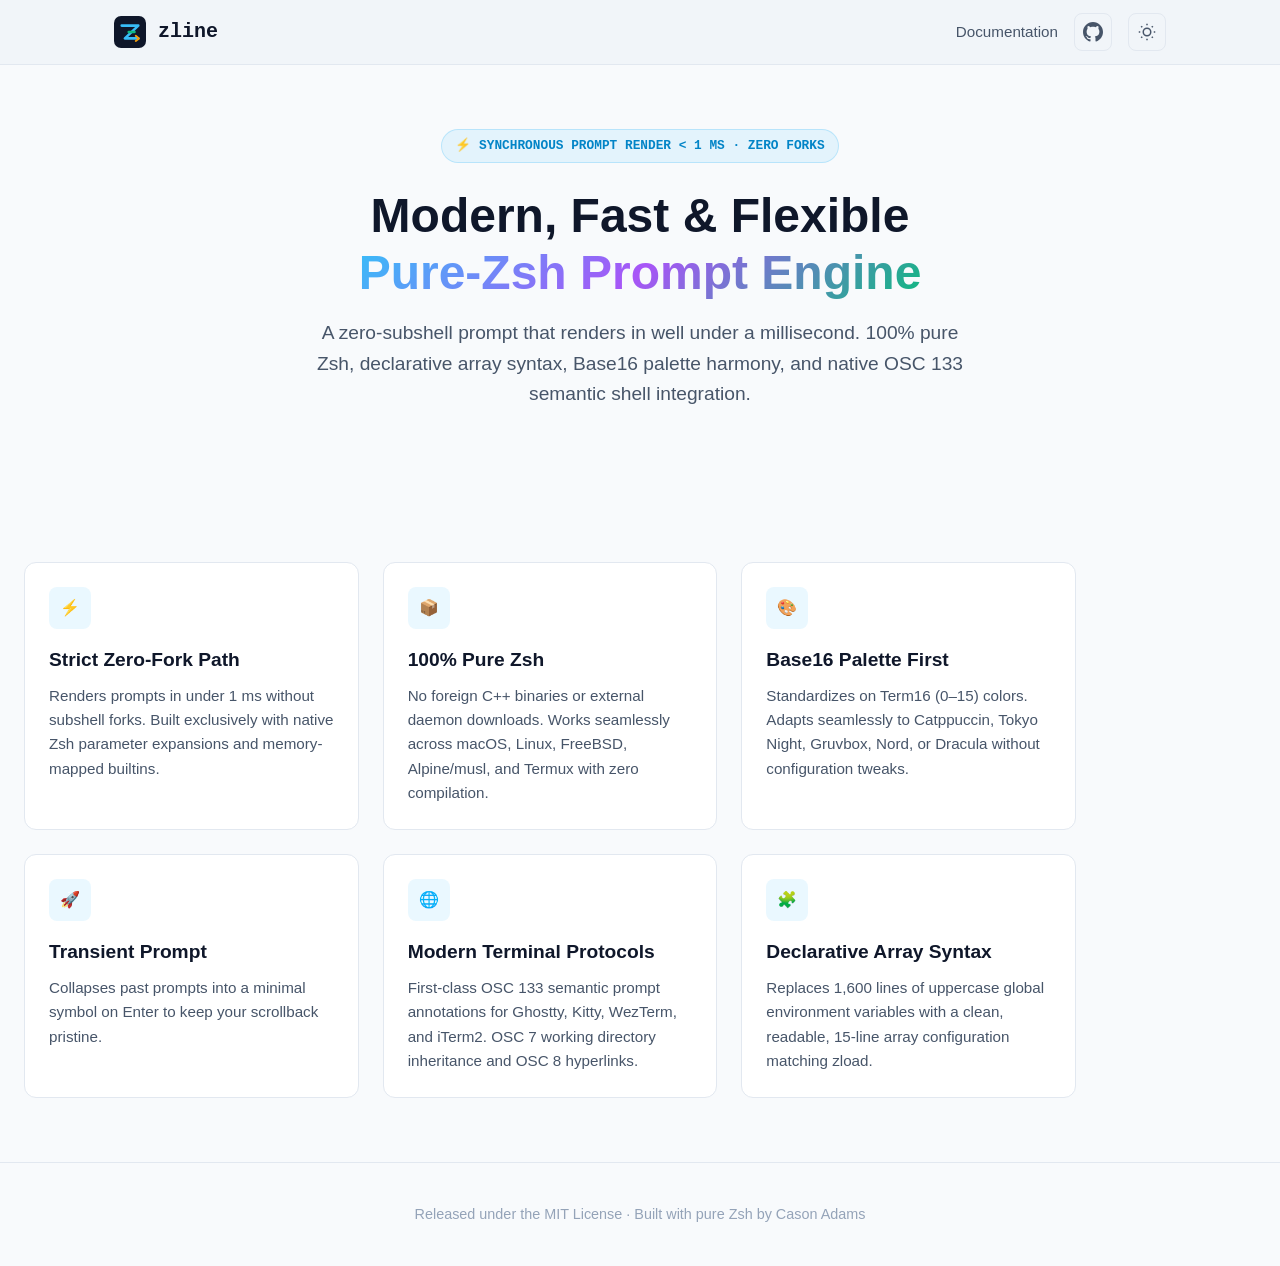
<file: www/index.html>
<!DOCTYPE html>
<html lang="en" data-theme="dark">
<head>
  <meta charset="UTF-8">
  <meta name="viewport" content="width=device-width, initial-scale=1.0">
  <title>zline · Fast, Modern, Pure-Zsh Prompt Engine</title>
  <meta name="description" content="Fast, flexible, pure-Zsh prompt engine. Sub-millisecond synchronous rendering, zero subshell forks, Base16 palette, declarative array config, and native OSC 133/7/8 integration.">
  <link rel="icon" type="image/svg+xml" href="favicon.svg">
  <link rel="stylesheet" href="css/style.css?v=2">
  <script>
    (function() {
      const saved = localStorage.getItem("zline:theme");
      const prefersDark = window.matchMedia("(prefers-color-scheme: dark)").matches;
      document.documentElement.dataset.theme = saved || (prefersDark ? "dark" : "light");
    })();
  </script>
</head>
<body>
  <!-- Navigation -->
  <nav class="navbar">
    <div class="container navbar-inner">
      <a href="#" class="brand">
        <svg class="brand-icon" viewBox="0 0 100 100" fill="none">
          <rect width="100" height="100" rx="22" fill="#0f172a"/>
          <path d="M24 30H76L34 70H76" stroke="#38bdf8" stroke-width="8" stroke-linecap="round" stroke-linejoin="round"/>
          <path d="M46 50L64 50" stroke="#10b981" stroke-width="8" stroke-linecap="round"/>
          <path d="M68 62L78 70L68 78" stroke="#f59e0b" stroke-width="6" stroke-linecap="round" stroke-linejoin="round"/>
        </svg>
        <span>zline</span>
      </a>

      <div class="nav-actions">
        <a href="docs.html" class="nav-link">Documentation</a>
        <a href="https://github.com/casonadams/zline" target="_blank" rel="noopener" class="btn-icon" aria-label="GitHub">
          <svg width="20" height="20" viewBox="0 0 24 24" fill="currentColor"><path d="M12 0c-6.626 0-12 5.373-12 12 0 5.302 3.438 9.8 8.207 11.387.599.111.793-.261.793-.577v-2.234c-3.338.726-4.033-1.416-4.033-1.416-.546-1.387-1.333-1.756-1.333-1.756-1.089-.745.083-.729.083-.729 1.205.084 1.839 1.237 1.839 1.237 1.07 1.834 2.807 1.304 3.492.997.107-.775.418-1.305.762-1.604-2.665-.305-5.467-1.334-5.467-5.931 0-1.311.469-2.381 1.236-3.221-.124-.303-.535-1.524.117-3.176 0 0 1.008-.322 3.301 1.23.957-.266 1.983-.399 3.003-.404 1.02.005 2.047.138 3.006.404 2.291-1.552 3.297-1.23 3.297-1.23.653 1.653.242 2.874.118 3.176.77.84 1.235 1.911 1.235 3.221 0 4.609-2.807 5.624-5.479 5.921.43.372.823 1.102.823 2.222v3.293c0 .319.192.694.801.576 4.765-1.589 8.199-6.086 8.199-11.386 0-6.627-5.373-12-12-12z"/></svg>
        </a>
        <button id="themeToggle" class="btn-icon" aria-label="Toggle Theme">
          <svg width="18" height="18" viewBox="0 0 24 24" fill="none" stroke="currentColor" stroke-width="2"><circle cx="12" cy="12" r="5"/><line x1="12" y1="1" x2="12" y2="3"/><line x1="12" y1="21" x2="12" y2="23"/><line x1="4.22" y1="4.22" x2="5.64" y2="5.64"/><line x1="18.36" y1="18.36" x2="19.78" y2="19.78"/><line x1="1" y1="12" x2="3" y2="12"/><line x1="21" y1="12" x2="23" y2="12"/><line x1="4.22" y1="19.78" x2="5.64" y2="18.36"/><line x1="18.36" y1="5.64" x2="19.78" y2="4.22"/></svg>
        </button>
      </div>
    </div>
  </nav>

  <!-- Hero Section -->
  <header class="hero">
    <div class="container">
      <div class="badge">
        <span>⚡ SYNCHRONOUS PROMPT RENDER &lt; 1 MS · ZERO FORKS</span>
      </div>
      <h1>
        Modern, Fast & Flexible<br>
        <span class="gradient-text">Pure-Zsh Prompt Engine</span>
      </h1>
      <p>
        A zero-subshell prompt that renders in well under a millisecond. 100% pure Zsh, declarative array syntax, Base16 palette harmony, and native OSC 133 semantic shell integration.
      </p>
    </div>
  </header>

  <!-- Features Grid -->
  <section class="container features-grid">
    <div class="feature-card">
      <div class="feature-icon">⚡</div>
      <h3>Strict Zero-Fork Path</h3>
      <p>Renders prompts in under 1 ms without subshell forks. Built exclusively with native Zsh parameter expansions and memory-mapped builtins.</p>
    </div>

    <div class="feature-card">
      <div class="feature-icon">📦</div>
      <h3>100% Pure Zsh</h3>
      <p>No foreign C++ binaries or external daemon downloads. Works seamlessly across macOS, Linux, FreeBSD, Alpine/musl, and Termux with zero compilation.</p>
    </div>

    <div class="feature-card">
      <div class="feature-icon">🎨</div>
      <h3>Base16 Palette First</h3>
      <p>Standardizes on Term16 (0–15) colors. Adapts seamlessly to Catppuccin, Tokyo Night, Gruvbox, Nord, or Dracula without configuration tweaks.</p>
    </div>

    <div class="feature-card">
      <div class="feature-icon">🚀</div>
      <h3>Transient Prompt</h3>
      <p>Collapses past prompts into a minimal symbol on Enter to keep your scrollback pristine.</p>
    </div>

    <div class="feature-card">
      <div class="feature-icon">🌐</div>
      <h3>Modern Terminal Protocols</h3>
      <p>First-class OSC 133 semantic prompt annotations for Ghostty, Kitty, WezTerm, and iTerm2. OSC 7 working directory inheritance and OSC 8 hyperlinks.</p>
    </div>

    <div class="feature-card">
      <div class="feature-icon">🧩</div>
      <h3>Declarative Array Syntax</h3>
      <p>Replaces 1,600 lines of uppercase global environment variables with a clean, readable, 15-line array configuration matching zload.</p>
    </div>
  </section>

  <!-- Footer -->
  <footer>
    <div class="container">
      <p>Released under the MIT License · Built with pure Zsh by Cason Adams</p>
    </div>
  </footer>

  <!-- Theme Toggle Script -->
  <script>
    const themeToggle = document.getElementById("themeToggle");
    themeToggle.addEventListener("click", () => {
      const current = document.documentElement.dataset.theme;
      const next = current === "dark" ? "light" : "dark";
      document.documentElement.dataset.theme = next;
      localStorage.setItem("zline:theme", next);
    });
  </script>
</body>
</html>
</file>
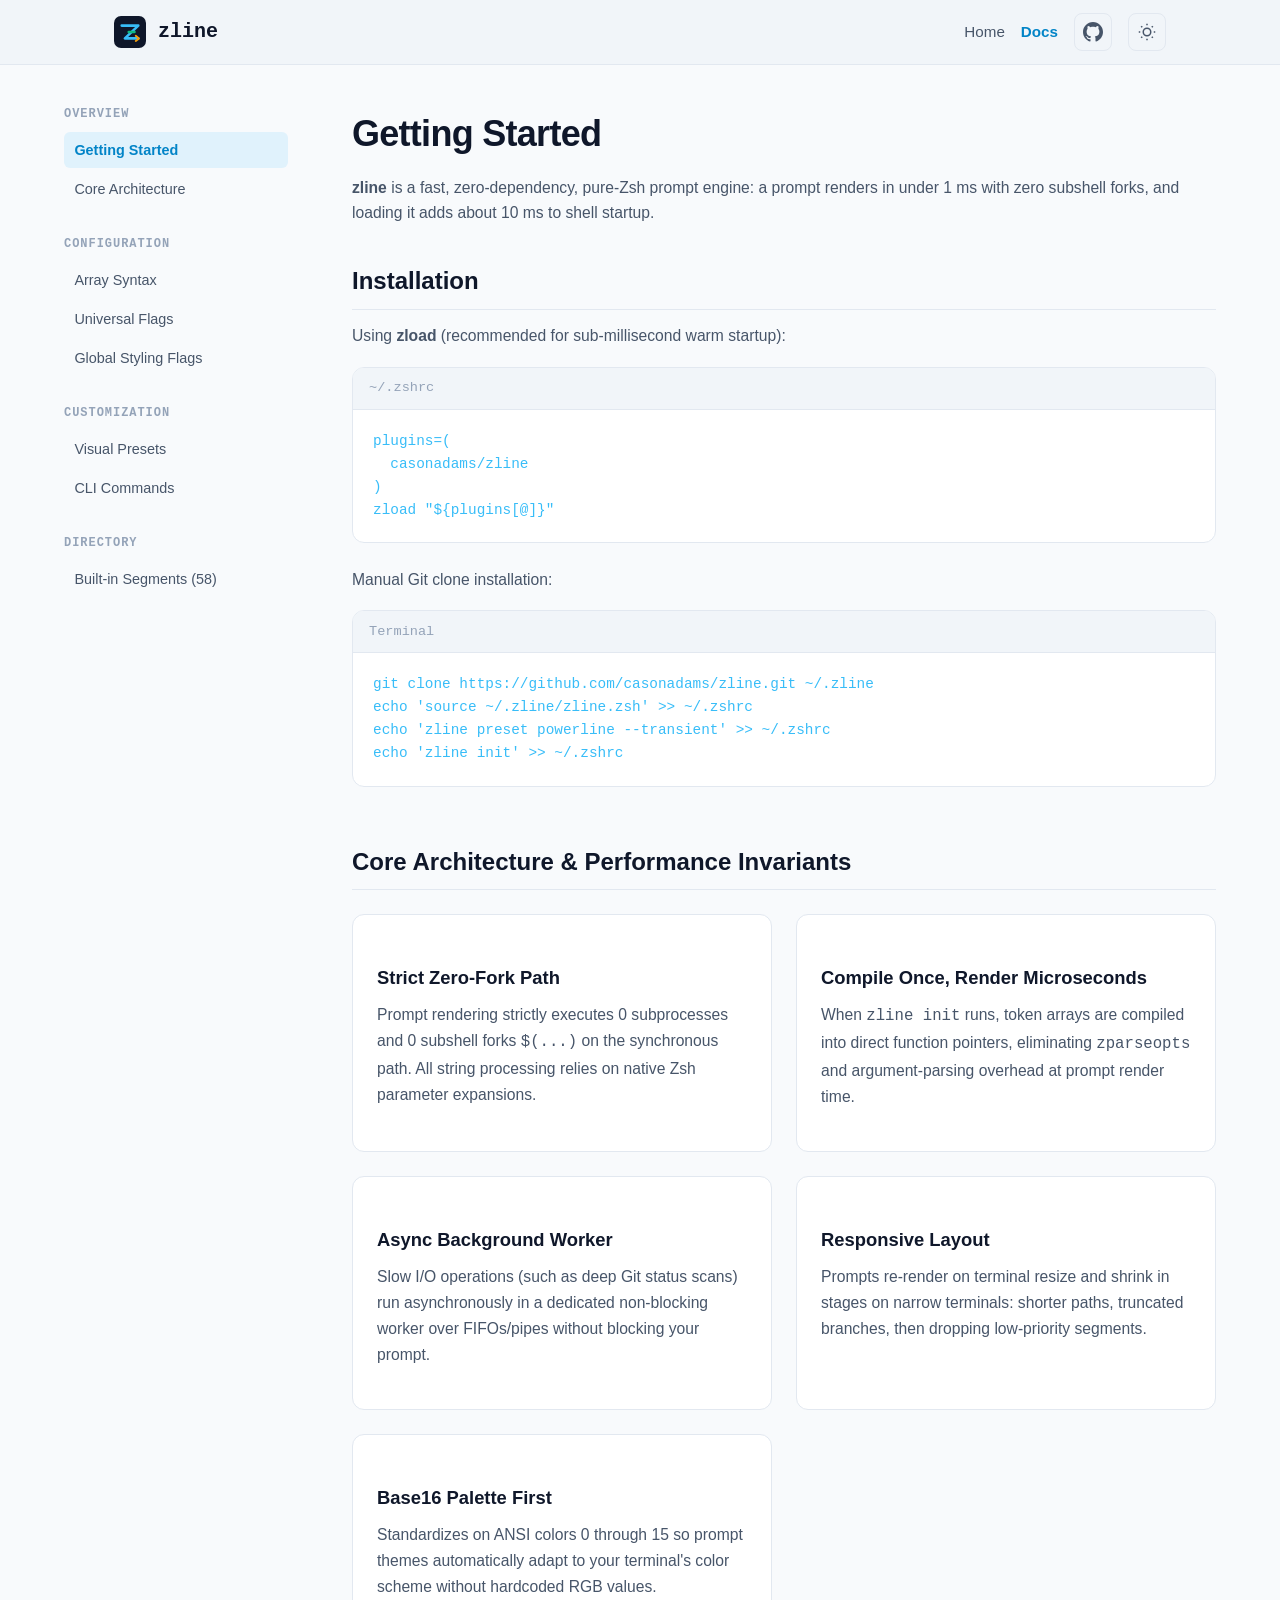
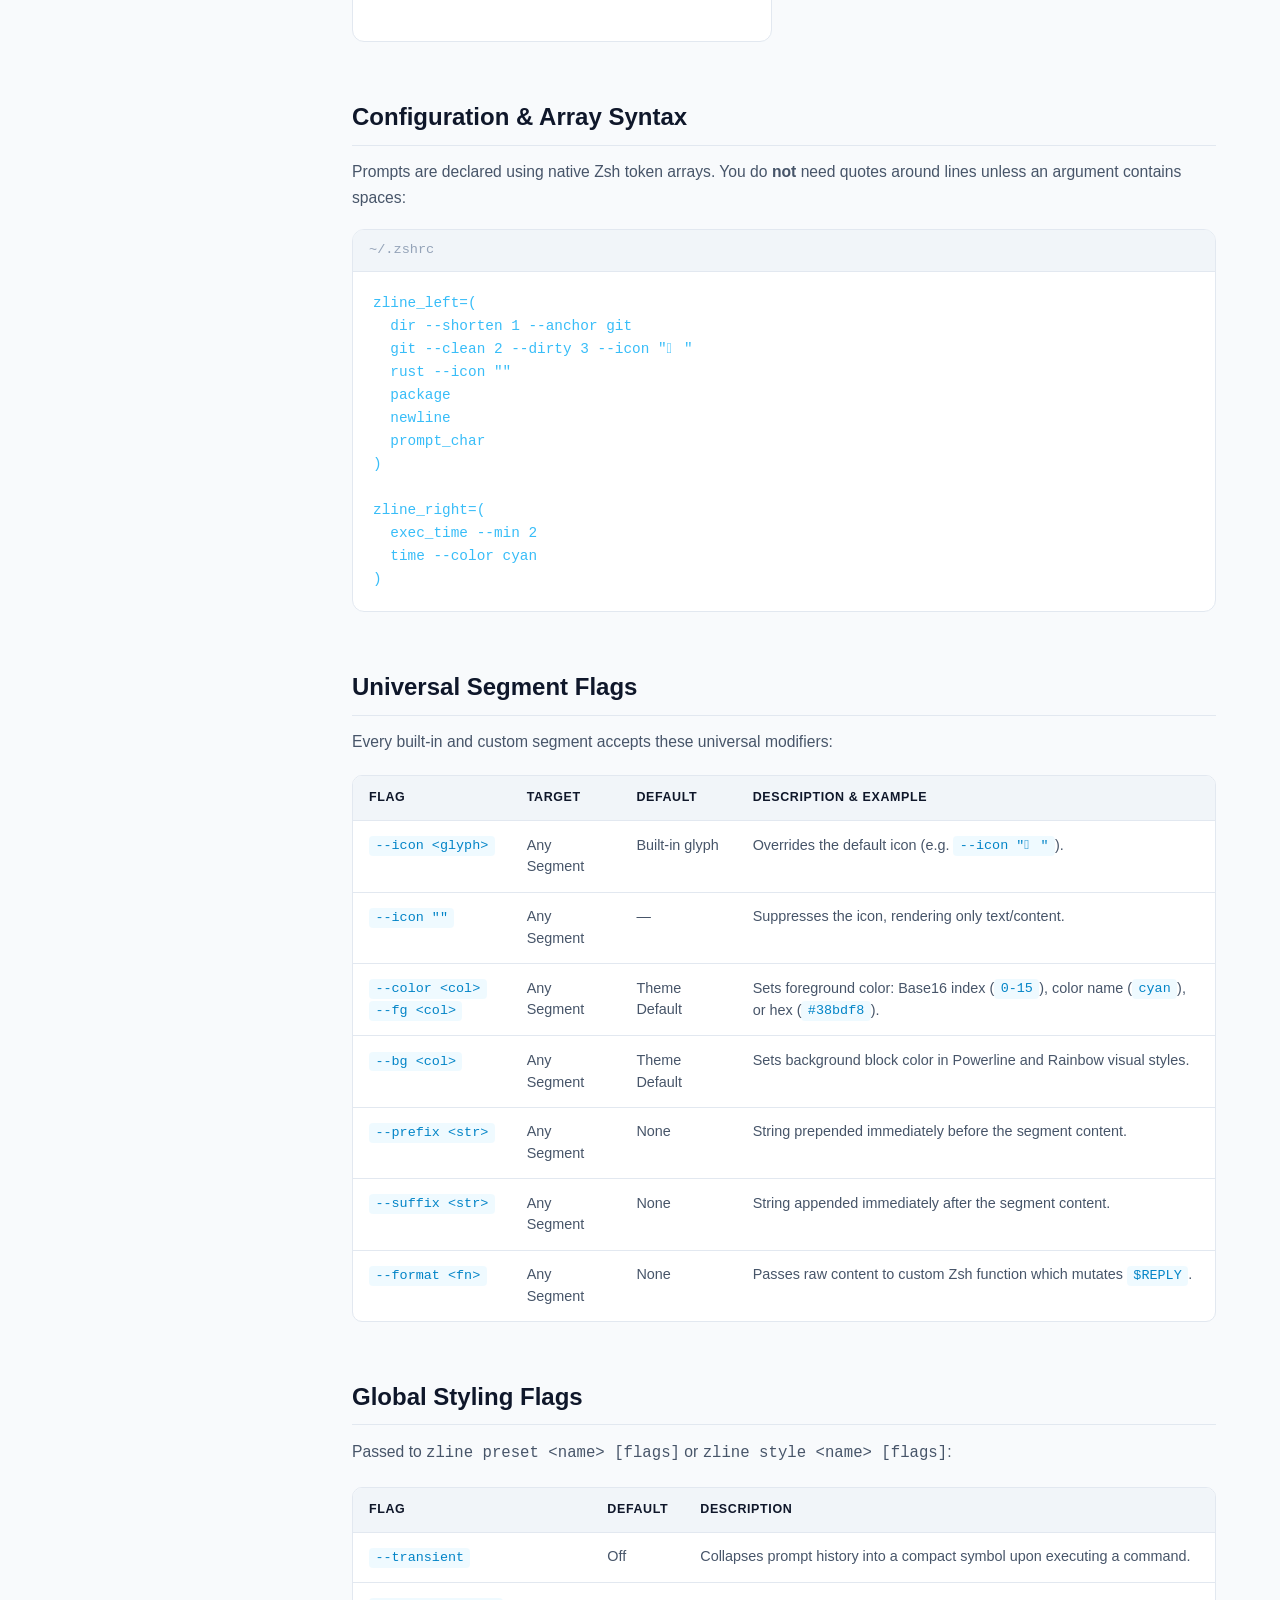
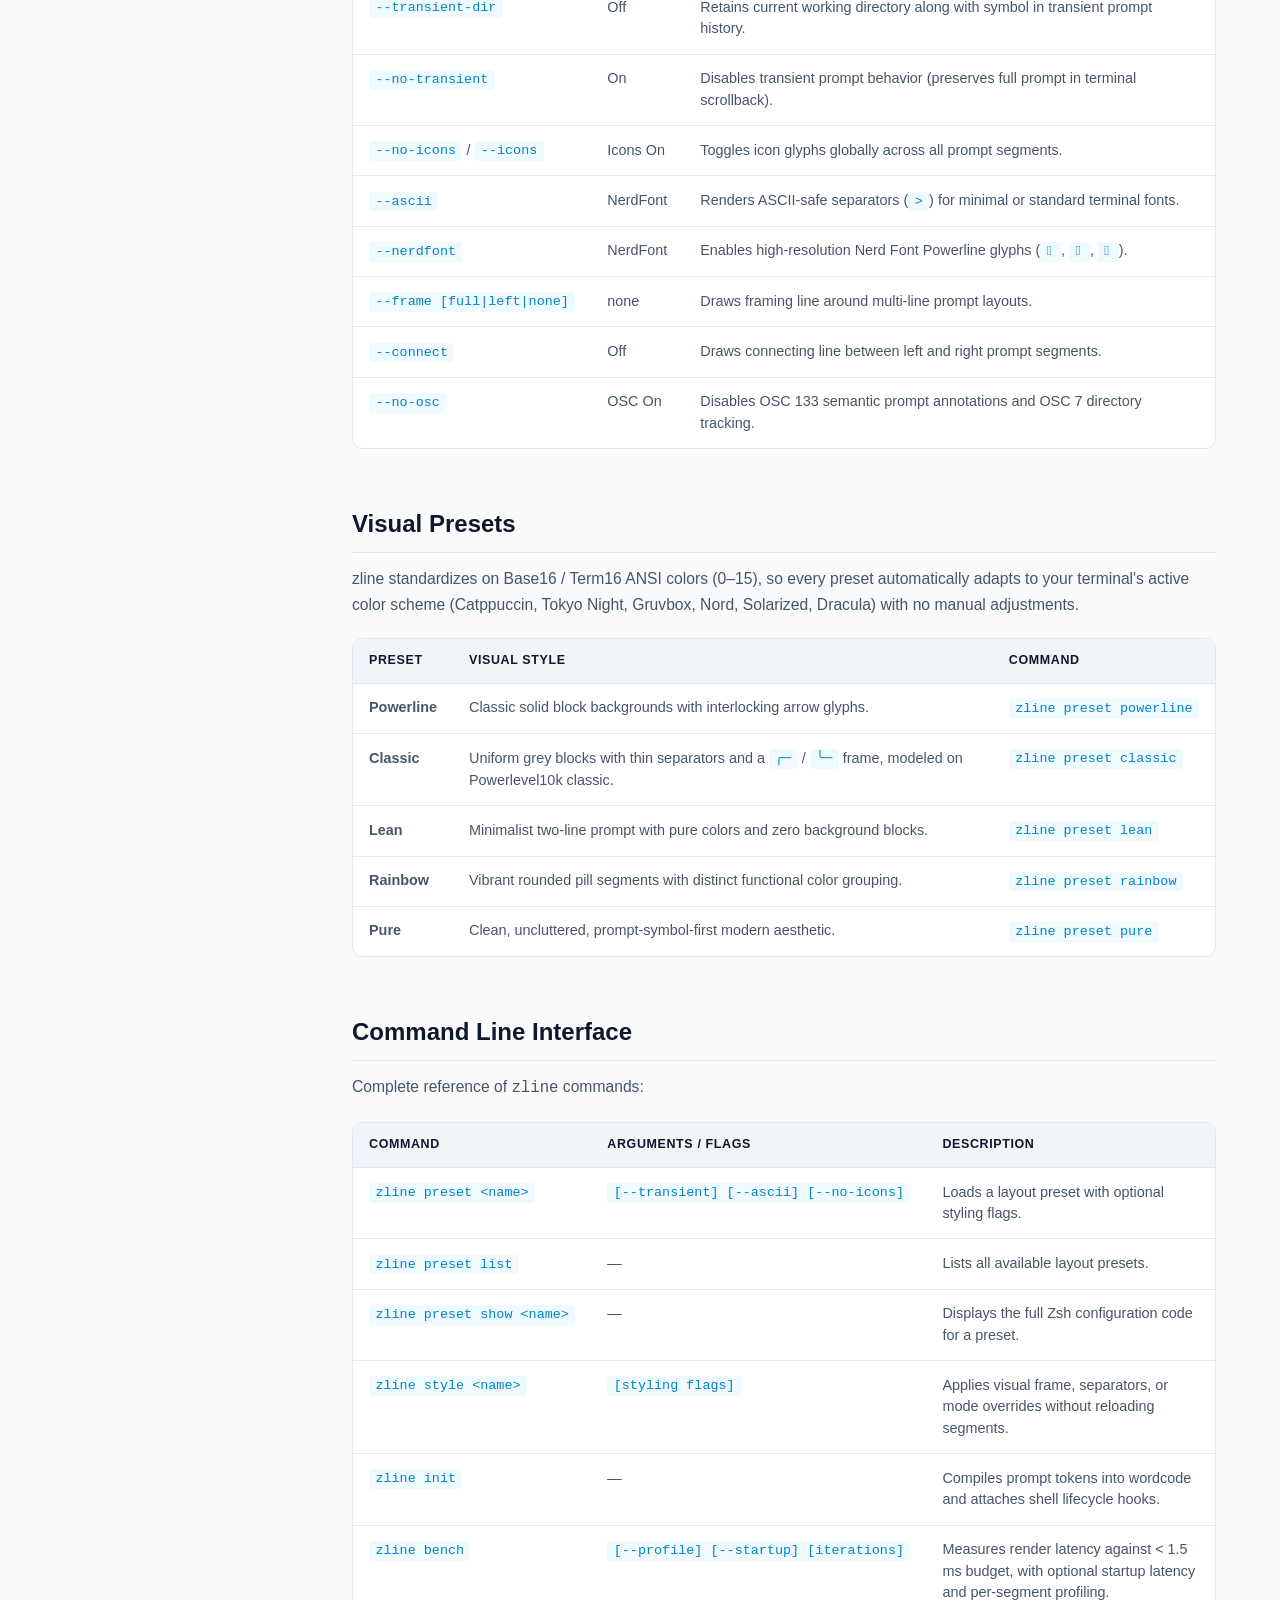
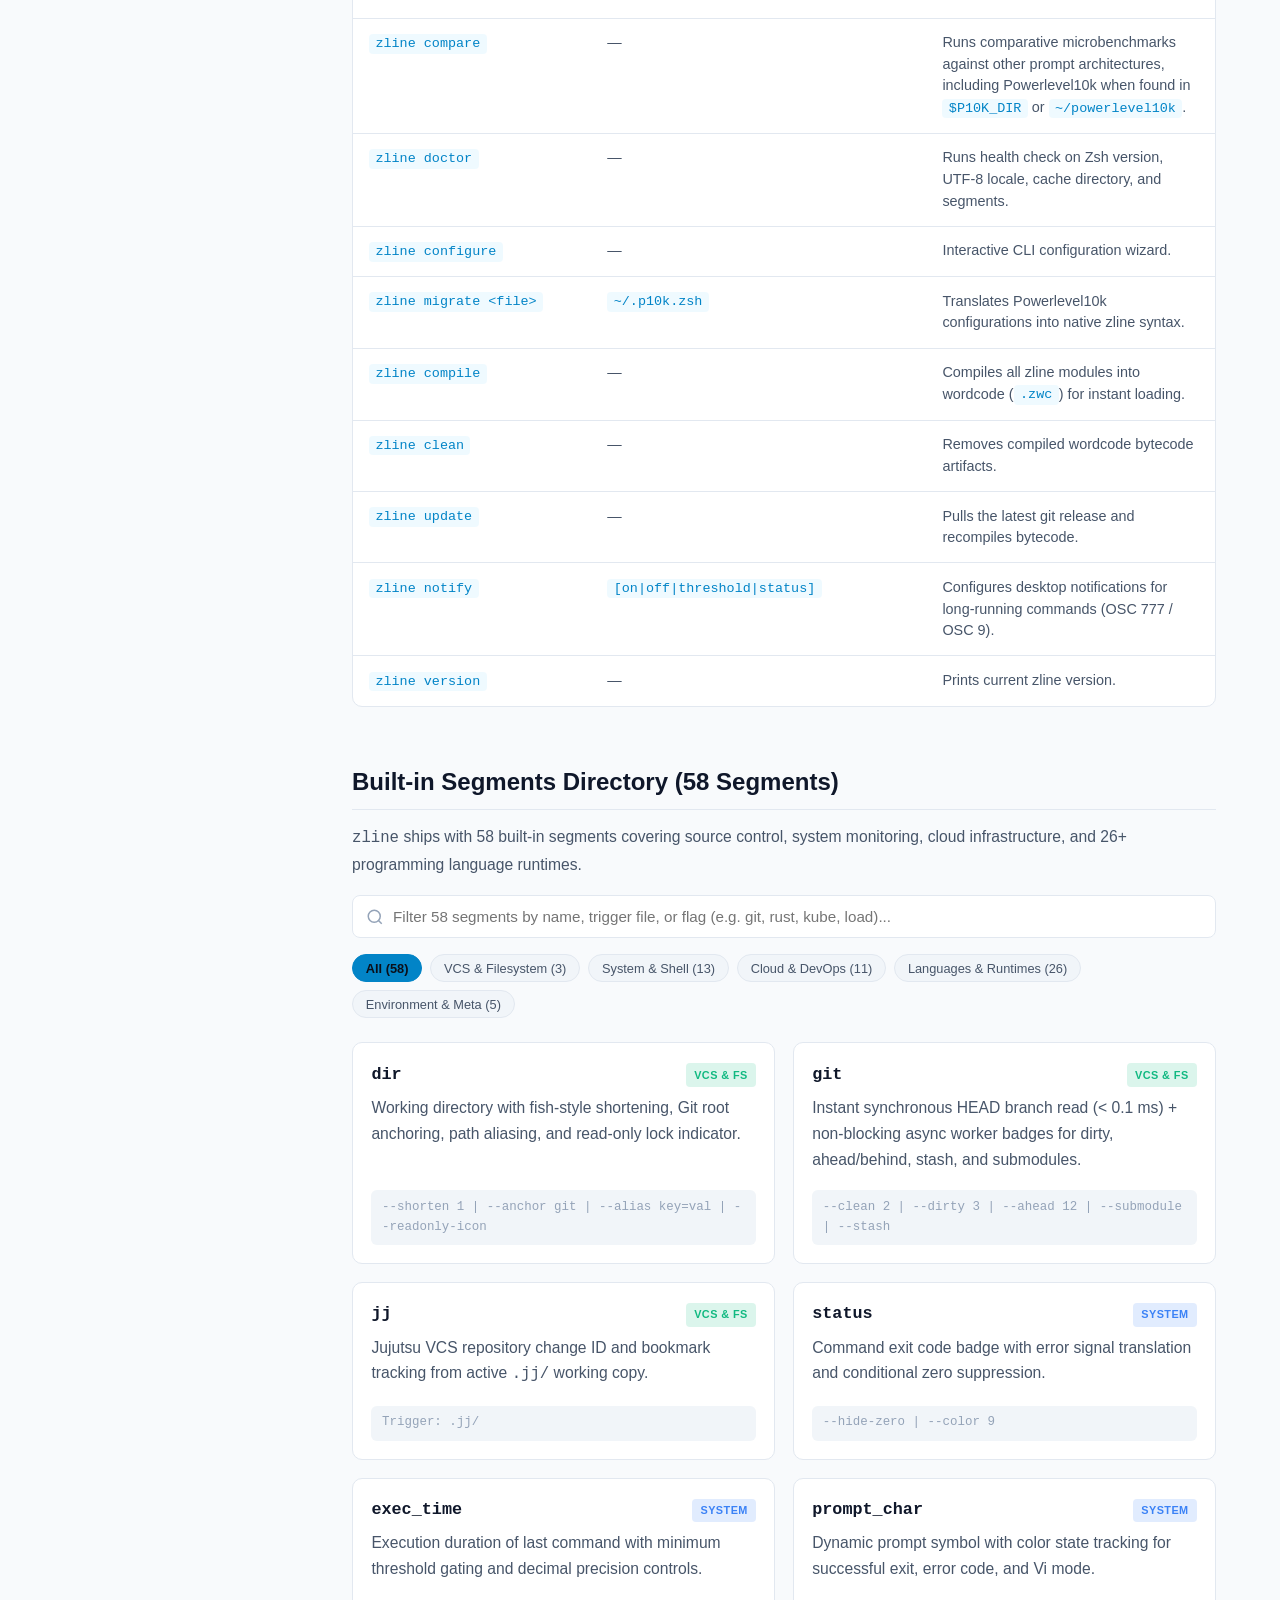
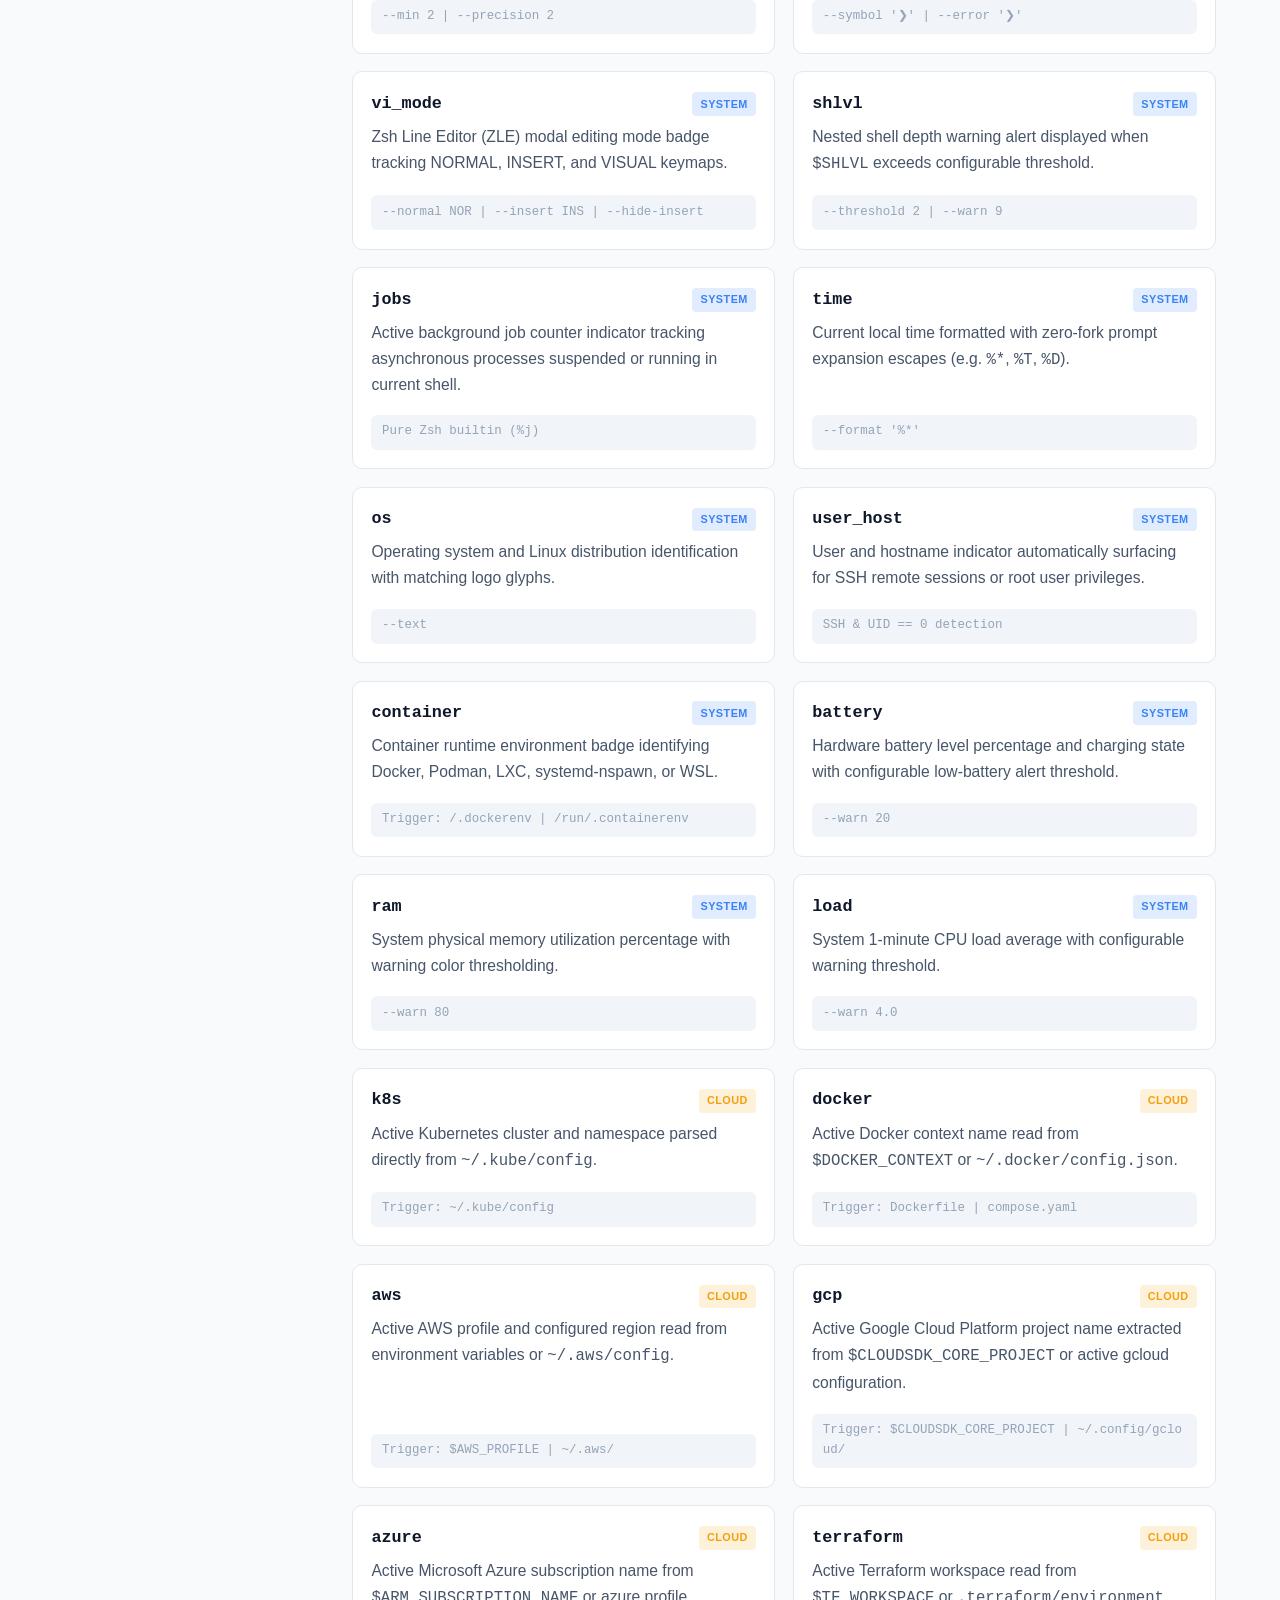
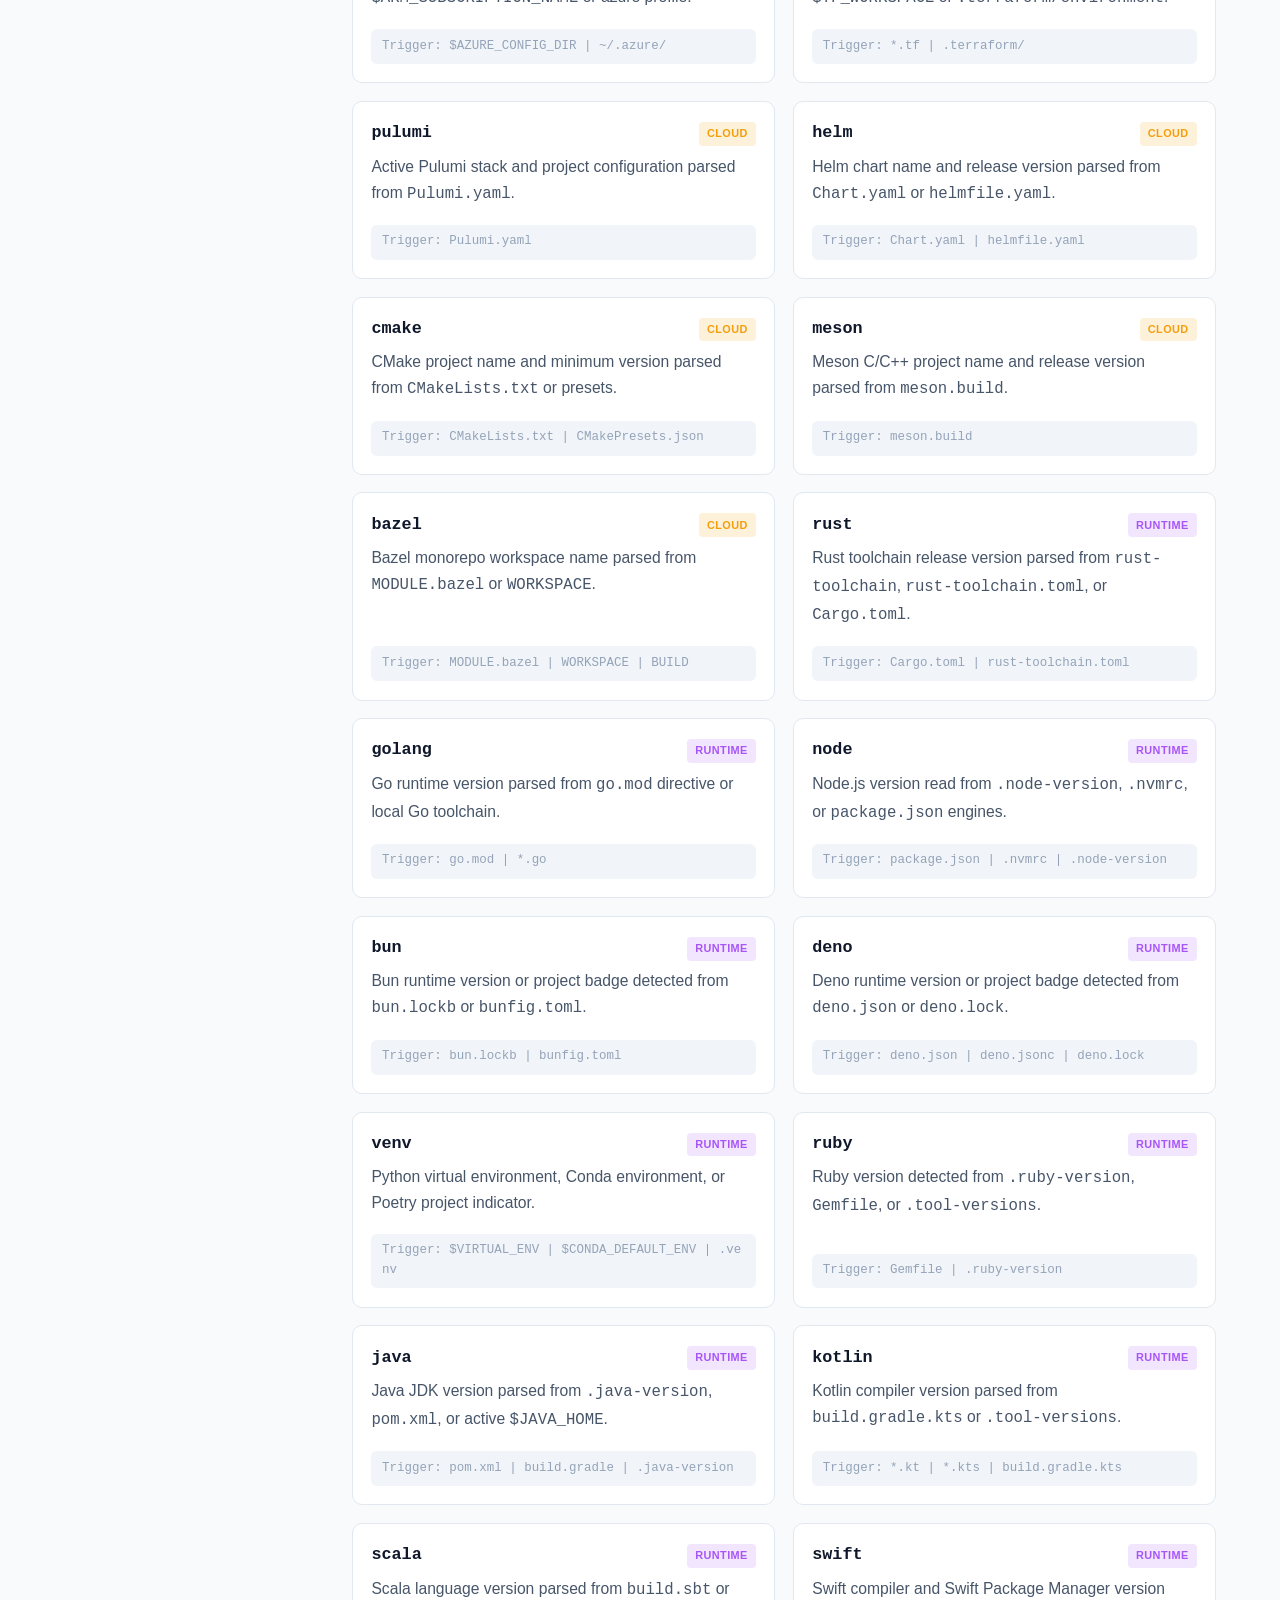
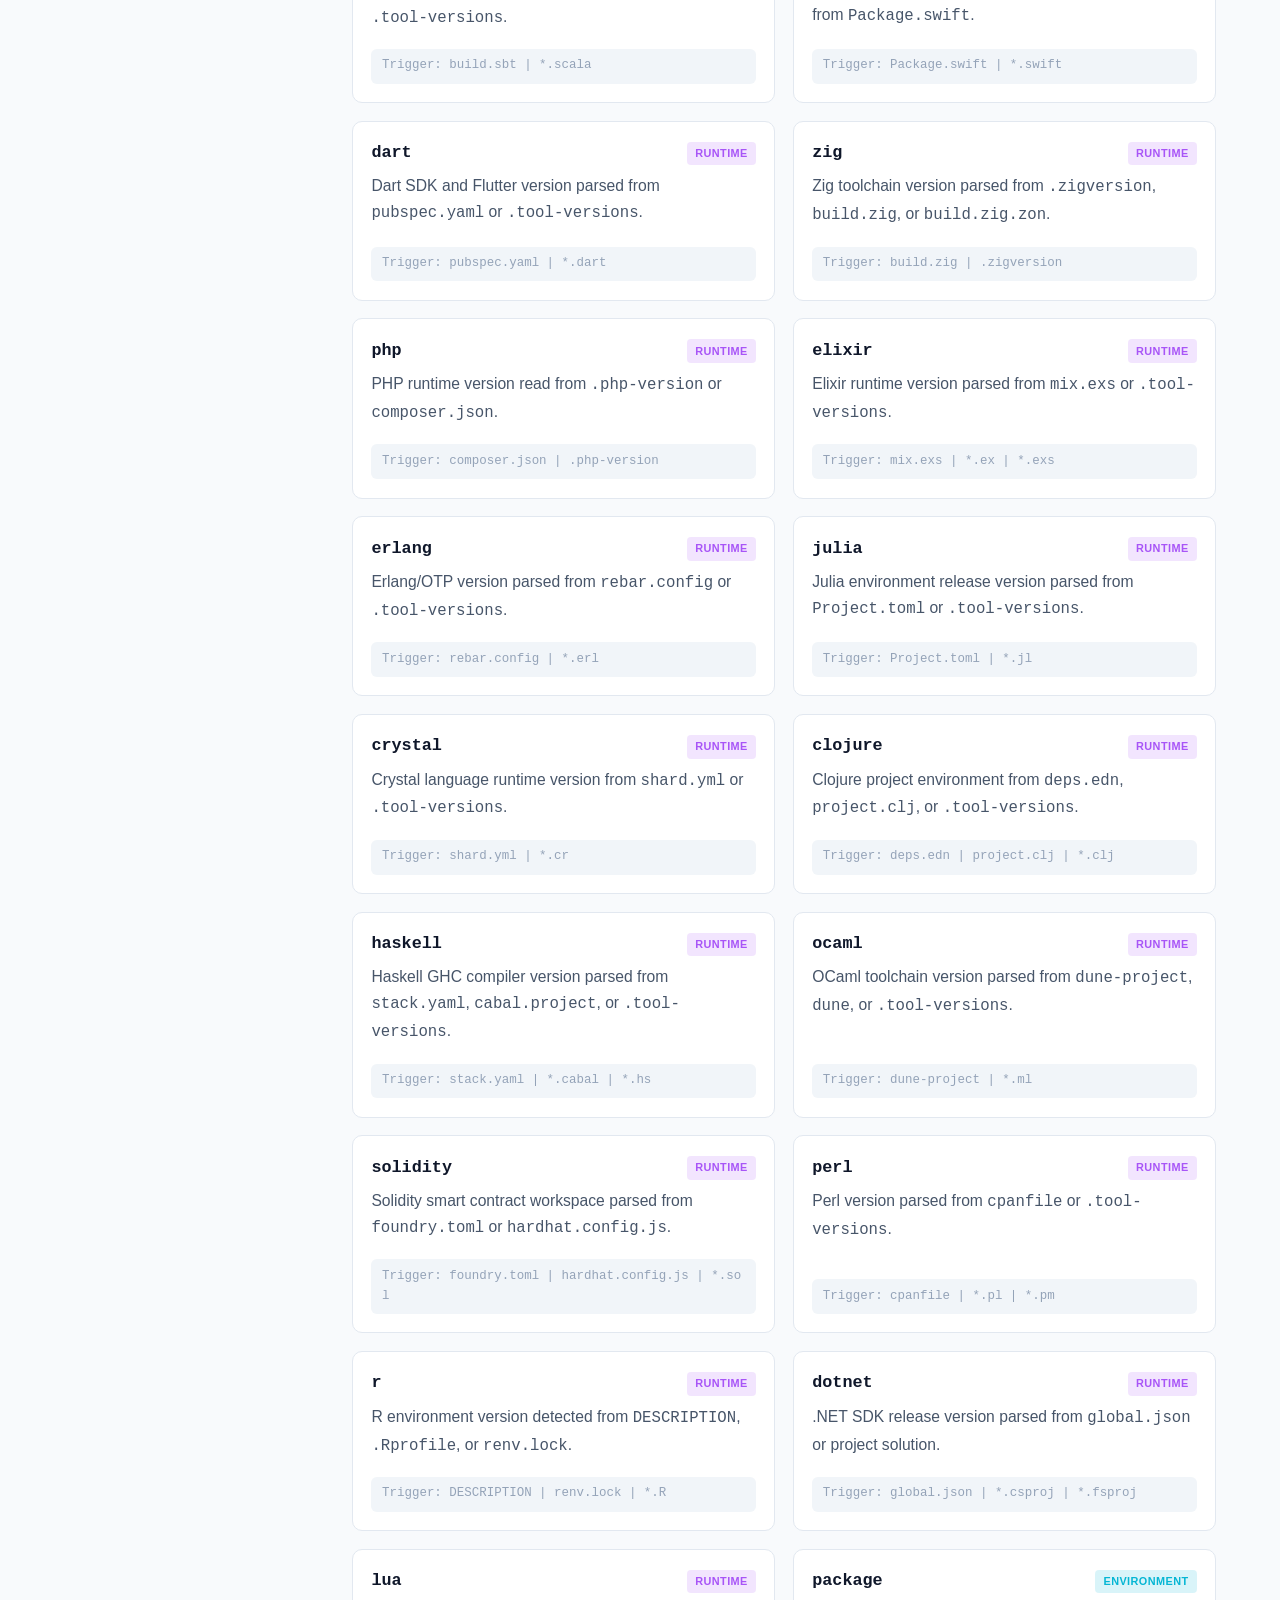
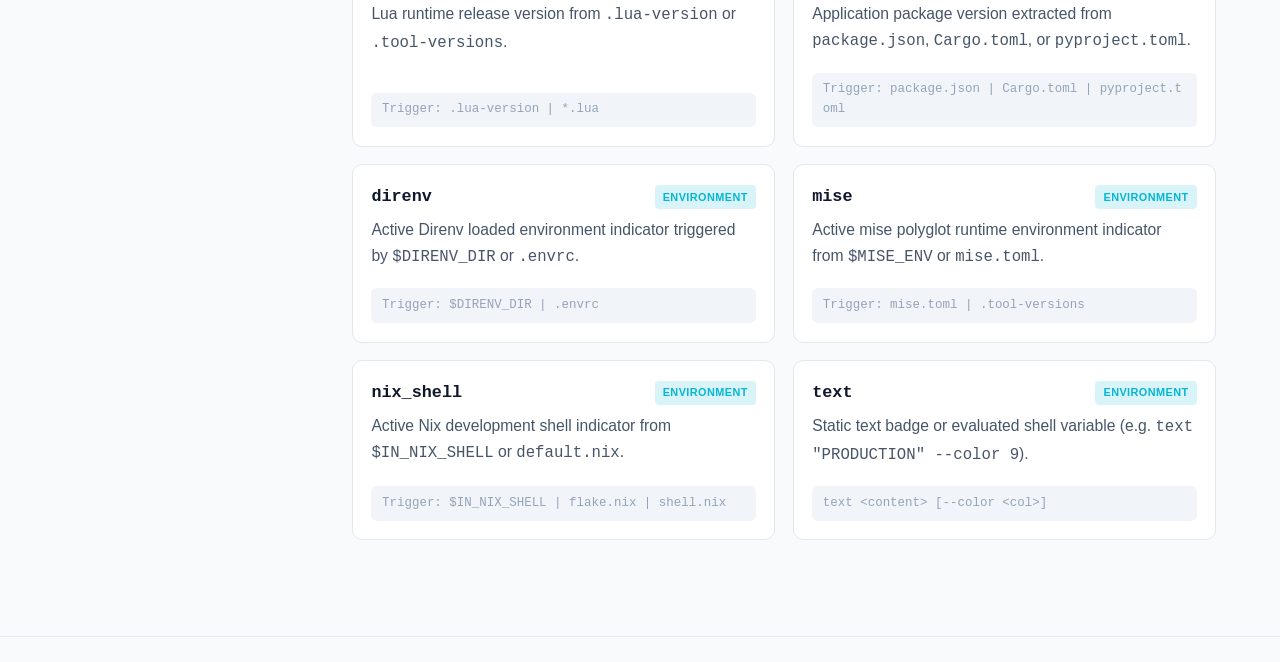
<file: www/docs.html>
<!DOCTYPE html>
<html lang="en" data-theme="dark">
<head>
  <meta charset="UTF-8">
  <meta name="viewport" content="width=device-width, initial-scale=1.0, maximum-scale=5.0">
  <title>Documentation · zline</title>
  <meta name="description" content="Complete documentation, configuration reference, CLI commands, and built-in segment directory for the zline prompt engine.">
  <link rel="icon" type="image/svg+xml" href="favicon.svg">
  <link rel="stylesheet" href="css/style.css?v=2">
  <script>
    (function() {
      const saved = localStorage.getItem("zline:theme");
      const prefersDark = window.matchMedia("(prefers-color-scheme: dark)").matches;
      document.documentElement.dataset.theme = saved || (prefersDark ? "dark" : "light");
    })();
  </script>
</head>
<body>
  <!-- Navigation -->
  <nav class="navbar">
    <div class="container navbar-inner">
      <a href="index.html" class="brand" aria-label="zline home">
        <svg class="brand-icon" viewBox="0 0 100 100" fill="none">
          <rect width="100" height="100" rx="22" fill="#0f172a"/>
          <path d="M24 30H76L34 70H76" stroke="#38bdf8" stroke-width="8" stroke-linecap="round" stroke-linejoin="round"/>
          <path d="M46 50L64 50" stroke="#10b981" stroke-width="8" stroke-linecap="round"/>
          <path d="M68 62L78 70L68 78" stroke="#f59e0b" stroke-width="6" stroke-linecap="round" stroke-linejoin="round"/>
        </svg>
        <span>zline</span>
      </a>

      <div class="nav-actions">
        <a href="index.html" class="nav-link">Home</a>
        <a href="docs.html" class="nav-link" style="color: var(--accent); font-weight: 600;">Docs</a>
        <a href="https://github.com/casonadams/zline" target="_blank" rel="noopener" class="btn-icon" aria-label="GitHub Repository">
          <svg width="20" height="20" viewBox="0 0 24 24" fill="currentColor"><path d="M12 0c-6.626 0-12 5.373-12 12 0 5.302 3.438 9.8 8.207 11.387.599.111.793-.261.793-.577v-2.234c-3.338.726-4.033-1.416-4.033-1.416-.546-1.387-1.333-1.756-1.333-1.756-1.089-.745.083-.729.083-.729 1.205.084 1.839 1.237 1.839 1.237 1.07 1.834 2.807 1.304 3.492.997.107-.775.418-1.305.762-1.604-2.665-.305-5.467-1.334-5.467-5.931 0-1.311.469-2.381 1.236-3.221-.124-.303-.535-1.524.117-3.176 0 0 1.008-.322 3.301 1.23.957-.266 1.983-.399 3.003-.404 1.02.005 2.047.138 3.006.404 2.291-1.552 3.297-1.23 3.297-1.23.653 1.653.242 2.874.118 3.176.77.84 1.235 1.911 1.235 3.221 0 4.609-2.807 5.624-5.479 5.921.43.372.823 1.102.823 2.222v3.293c0 .319.192.694.801.576 4.765-1.589 8.199-6.086 8.199-11.386 0-6.627-5.373-12-12-12z"/></svg>
        </a>
        <button id="themeToggle" class="btn-icon" aria-label="Toggle Theme">
          <svg width="18" height="18" viewBox="0 0 24 24" fill="none" stroke="currentColor" stroke-width="2"><circle cx="12" cy="12" r="5"/><line x1="12" y1="1" x2="12" y2="3"/><line x1="12" y1="21" x2="12" y2="23"/><line x1="4.22" y1="4.22" x2="5.64" y2="5.64"/><line x1="18.36" y1="18.36" x2="19.78" y2="19.78"/><line x1="1" y1="12" x2="3" y2="12"/><line x1="21" y1="12" x2="23" y2="12"/><line x1="4.22" y1="19.78" x2="5.64" y2="18.36"/><line x1="18.36" y1="5.64" x2="19.78" y2="4.22"/></svg>
        </button>
      </div>
    </div>
  </nav>

  <!-- Mobile Table of Contents Bar -->
  <div class="docs-mobile-toc-bar">
    <div class="container">
      <button id="docsTocToggleBtn" class="docs-mobile-toc-toggle" aria-expanded="false">
        <span>Table of Contents</span>
        <svg width="16" height="16" viewBox="0 0 24 24" fill="none" stroke="currentColor" stroke-width="2"><polyline points="6 9 12 15 18 9"/></svg>
      </button>
    </div>
  </div>

  <div id="docsTocDrawer" class="docs-mobile-toc-drawer">
    <ul class="docs-nav-links">
      <li><a href="#getting-started" class="docs-nav-link" onclick="closeDocsToc()">Getting Started</a></li>
      <li><a href="#configuration" class="docs-nav-link" onclick="closeDocsToc()">Configuration Syntax</a></li>
      <li><a href="#universal-flags" class="docs-nav-link" onclick="closeDocsToc()">Universal Flags</a></li>
      <li><a href="#global-styling" class="docs-nav-link" onclick="closeDocsToc()">Global Styling</a></li>
       <li><a href="#presets" class="docs-nav-link" onclick="closeDocsToc()">Visual Presets</a></li>
      <li><a href="#cli-reference" class="docs-nav-link" onclick="closeDocsToc()">CLI Commands</a></li>
      <li><a href="#segments" class="docs-nav-link" onclick="closeDocsToc()">Built-in Segments (58)</a></li>
    </ul>
  </div>

  <div class="container docs-layout">
    <!-- Desktop Sticky Sidebar -->
    <aside class="docs-sidebar">
      <div class="docs-nav-group">
        <div class="docs-nav-title">Overview</div>
        <ul class="docs-nav-links">
          <li><a href="#getting-started" class="docs-nav-link active">Getting Started</a></li>
          <li><a href="#core-architecture" class="docs-nav-link">Core Architecture</a></li>
        </ul>
      </div>

      <div class="docs-nav-group">
        <div class="docs-nav-title">Configuration</div>
        <ul class="docs-nav-links">
          <li><a href="#configuration" class="docs-nav-link">Array Syntax</a></li>
          <li><a href="#universal-flags" class="docs-nav-link">Universal Flags</a></li>
          <li><a href="#global-styling" class="docs-nav-link">Global Styling Flags</a></li>
        </ul>
      </div>

      <div class="docs-nav-group">
        <div class="docs-nav-title">Customization</div>
        <ul class="docs-nav-links">
           <li><a href="#presets" class="docs-nav-link">Visual Presets</a></li>
          <li><a href="#cli-reference" class="docs-nav-link">CLI Commands</a></li>
        </ul>
      </div>

      <div class="docs-nav-group">
        <div class="docs-nav-title">Directory</div>
        <ul class="docs-nav-links">
          <li><a href="#segments" class="docs-nav-link">Built-in Segments (58)</a></li>
        </ul>
      </div>
    </aside>

    <!-- Main Content Area -->
    <main class="docs-content">
      <!-- Section: Getting Started -->
      <section id="getting-started" class="docs-section">
        <h1>Getting Started</h1>
        <p>
          <strong>zline</strong> is a fast, zero-dependency, pure-Zsh prompt engine: a prompt renders in under 1 ms with zero subshell forks, and loading it adds about 10 ms to shell startup.
        </p>

        <h2>Installation</h2>
        <p>Using <strong>zload</strong> (recommended for sub-millisecond warm startup):</p>
        <div class="code-box" style="margin-bottom: 1.5rem;">
          <div class="code-header">
            <span>~/.zshrc</span>
          </div>
          <div class="code-content">plugins=(
  casonadams/zline
)
zload "${plugins[@]}"</div>
        </div>

        <p>Manual Git clone installation:</p>
        <div class="code-box" style="margin-bottom: 1.5rem;">
          <div class="code-header">
            <span>Terminal</span>
          </div>
          <div class="code-content">git clone https://github.com/casonadams/zline.git ~/.zline
echo 'source ~/.zline/zline.zsh' &gt;&gt; ~/.zshrc
echo 'zline preset powerline --transient' &gt;&gt; ~/.zshrc
echo 'zline init' &gt;&gt; ~/.zshrc</div>
        </div>
      </section>

      <!-- Section: Core Architecture -->
      <section id="core-architecture" class="docs-section">
        <h2>Core Architecture &amp; Performance Invariants</h2>
        <div class="features-grid" style="margin: 1.5rem 0;">
          <div class="feature-card">
            <h3>Strict Zero-Fork Path</h3>
            <p>Prompt rendering strictly executes 0 subprocesses and 0 subshell forks <code>$(...)</code> on the synchronous path. All string processing relies on native Zsh parameter expansions.</p>
          </div>
          <div class="feature-card">
            <h3>Compile Once, Render Microseconds</h3>
            <p>When <code>zline init</code> runs, token arrays are compiled into direct function pointers, eliminating <code>zparseopts</code> and argument-parsing overhead at prompt render time.</p>
          </div>
          <div class="feature-card">
            <h3>Async Background Worker</h3>
            <p>Slow I/O operations (such as deep Git status scans) run asynchronously in a dedicated non-blocking worker over FIFOs/pipes without blocking your prompt.</p>
          </div>
          <div class="feature-card">
            <h3>Responsive Layout</h3>
            <p>Prompts re-render on terminal resize and shrink in stages on narrow terminals: shorter paths, truncated branches, then dropping low-priority segments.</p>
          </div>
          <div class="feature-card">
            <h3>Base16 Palette First</h3>
            <p>Standardizes on ANSI colors 0 through 15 so prompt themes automatically adapt to your terminal's color scheme without hardcoded RGB values.</p>
          </div>
        </div>
      </section>

      <!-- Section: Configuration Syntax -->
      <section id="configuration" class="docs-section">
        <h2>Configuration &amp; Array Syntax</h2>
        <p>
          Prompts are declared using native Zsh token arrays. You do <strong>not</strong> need quotes around lines unless an argument contains spaces:
        </p>

        <div class="code-box" style="margin-bottom: 1.5rem;">
          <div class="code-header">
            <span>~/.zshrc</span>
          </div>
          <div class="code-content">zline_left=(
  dir --shorten 1 --anchor git
  git --clean 2 --dirty 3 --icon " "
  rust --icon ""
  package
  newline
  prompt_char
)

zline_right=(
  exec_time --min 2
  time --color cyan
)</div>
        </div>
      </section>

      <!-- Section: Universal Flags -->
      <section id="universal-flags" class="docs-section">
        <h2>Universal Segment Flags</h2>
        <p>Every built-in and custom segment accepts these universal modifiers:</p>

        <div class="docs-table-wrapper">
          <table class="docs-table">
            <thead>
              <tr>
                <th>Flag</th>
                <th>Target</th>
                <th>Default</th>
                <th>Description &amp; Example</th>
              </tr>
            </thead>
            <tbody>
              <tr>
                <td><code>--icon &lt;glyph&gt;</code></td>
                <td>Any Segment</td>
                <td>Built-in glyph</td>
                <td>Overrides the default icon (e.g. <code>--icon " "</code>).</td>
              </tr>
              <tr>
                <td><code>--icon ""</code></td>
                <td>Any Segment</td>
                <td>—</td>
                <td>Suppresses the icon, rendering only text/content.</td>
              </tr>
              <tr>
                <td><code>--color &lt;col&gt;</code><br><code>--fg &lt;col&gt;</code></td>
                <td>Any Segment</td>
                <td>Theme Default</td>
                <td>Sets foreground color: Base16 index (<code>0-15</code>), color name (<code>cyan</code>), or hex (<code>#38bdf8</code>).</td>
              </tr>
              <tr>
                <td><code>--bg &lt;col&gt;</code></td>
                <td>Any Segment</td>
                <td>Theme Default</td>
                <td>Sets background block color in Powerline and Rainbow visual styles.</td>
              </tr>
              <tr>
                <td><code>--prefix &lt;str&gt;</code></td>
                <td>Any Segment</td>
                <td>None</td>
                <td>String prepended immediately before the segment content.</td>
              </tr>
              <tr>
                <td><code>--suffix &lt;str&gt;</code></td>
                <td>Any Segment</td>
                <td>None</td>
                <td>String appended immediately after the segment content.</td>
              </tr>
              <tr>
                <td><code>--format &lt;fn&gt;</code></td>
                <td>Any Segment</td>
                <td>None</td>
                <td>Passes raw content to custom Zsh function which mutates <code>$REPLY</code>.</td>
              </tr>
            </tbody>
          </table>
        </div>
      </section>

      <!-- Section: Global Styling Flags -->
      <section id="global-styling" class="docs-section">
        <h2>Global Styling Flags</h2>
        <p>Passed to <code>zline preset &lt;name&gt; [flags]</code> or <code>zline style &lt;name&gt; [flags]</code>:</p>

        <div class="docs-table-wrapper">
          <table class="docs-table">
            <thead>
              <tr>
                <th>Flag</th>
                <th>Default</th>
                <th>Description</th>
              </tr>
            </thead>
            <tbody>
              <tr>
                <td><code>--transient</code></td>
                <td>Off</td>
                <td>Collapses prompt history into a compact symbol upon executing a command.</td>
              </tr>
              <tr>
                <td><code>--transient-dir</code></td>
                <td>Off</td>
                <td>Retains current working directory along with symbol in transient prompt history.</td>
              </tr>
              <tr>
                <td><code>--no-transient</code></td>
                <td>On</td>
                <td>Disables transient prompt behavior (preserves full prompt in terminal scrollback).</td>
              </tr>
              <tr>
                <td><code>--no-icons</code> / <code>--icons</code></td>
                <td>Icons On</td>
                <td>Toggles icon glyphs globally across all prompt segments.</td>
              </tr>
              <tr>
                <td><code>--ascii</code></td>
                <td>NerdFont</td>
                <td>Renders ASCII-safe separators (<code>&gt;</code>) for minimal or standard terminal fonts.</td>
              </tr>
              <tr>
                <td><code>--nerdfont</code></td>
                <td>NerdFont</td>
                <td>Enables high-resolution Nerd Font Powerline glyphs (<code></code>, <code></code>, <code></code>).</td>
              </tr>
              <tr>
                <td><code>--frame [full|left|none]</code></td>
                <td>none</td>
                <td>Draws framing line around multi-line prompt layouts.</td>
              </tr>
              <tr>
                <td><code>--connect</code></td>
                <td>Off</td>
                <td>Draws connecting line between left and right prompt segments.</td>
              </tr>
              <tr>
                <td><code>--no-osc</code></td>
                <td>OSC On</td>
                <td>Disables OSC 133 semantic prompt annotations and OSC 7 directory tracking.</td>
              </tr>
            </tbody>
          </table>
        </div>
      </section>

       <!-- Section: Visual Presets -->
       <section id="presets" class="docs-section">
         <h2>Visual Presets</h2>

         <p>zline standardizes on Base16 / Term16 ANSI colors (0–15), so every preset automatically adapts to your terminal's active color scheme (Catppuccin, Tokyo Night, Gruvbox, Nord, Solarized, Dracula) with no manual adjustments.</p>

        <div class="docs-table-wrapper">
          <table class="docs-table">
            <thead>
              <tr>
                <th>Preset</th>
                <th>Visual Style</th>
                <th>Command</th>
              </tr>
            </thead>
            <tbody>
              <tr>
                <td><strong>Powerline</strong></td>
                <td>Classic solid block backgrounds with interlocking arrow glyphs.</td>
                <td><code>zline preset powerline</code></td>
              </tr>
              <tr>
                <td><strong>Classic</strong></td>
                <td>Uniform grey blocks with thin separators and a <code>╭─</code> / <code>╰─</code> frame, modeled on Powerlevel10k classic.</td>
                <td><code>zline preset classic</code></td>
              </tr>
              <tr>
                <td><strong>Lean</strong></td>
                <td>Minimalist two-line prompt with pure colors and zero background blocks.</td>
                <td><code>zline preset lean</code></td>
              </tr>
              <tr>
                <td><strong>Rainbow</strong></td>
                <td>Vibrant rounded pill segments with distinct functional color grouping.</td>
                <td><code>zline preset rainbow</code></td>
              </tr>
              <tr>
                <td><strong>Pure</strong></td>
                <td>Clean, uncluttered, prompt-symbol-first modern aesthetic.</td>
                <td><code>zline preset pure</code></td>
              </tr>
            </tbody>
          </table>
        </div>

      </section>

      <!-- Section: CLI Reference -->
      <section id="cli-reference" class="docs-section">
        <h2>Command Line Interface</h2>
        <p>Complete reference of <code>zline</code> commands:</p>

        <div class="docs-table-wrapper">
          <table class="docs-table">
            <thead>
              <tr>
                <th>Command</th>
                <th>Arguments / Flags</th>
                <th>Description</th>
              </tr>
            </thead>
            <tbody>
              <tr>
                <td><code>zline preset &lt;name&gt;</code></td>
                <td><code>[--transient] [--ascii] [--no-icons]</code></td>
                 <td>Loads a layout preset with optional styling flags.</td>
              </tr>
              <tr>
                <td><code>zline preset list</code></td>
                <td>—</td>
                 <td>Lists all available layout presets.</td>
              </tr>
              <tr>
                <td><code>zline preset show &lt;name&gt;</code></td>
                <td>—</td>
                <td>Displays the full Zsh configuration code for a preset.</td>
              </tr>
              <tr>
                <td><code>zline style &lt;name&gt;</code></td>
                <td><code>[styling flags]</code></td>
                <td>Applies visual frame, separators, or mode overrides without reloading segments.</td>
              </tr>
              <tr>
                <td><code>zline init</code></td>
                <td>—</td>
                <td>Compiles prompt tokens into wordcode and attaches shell lifecycle hooks.</td>
              </tr>
              <tr>
                <td><code>zline bench</code></td>
                <td><code>[--profile] [--startup] [iterations]</code></td>
                <td>Measures render latency against &lt; 1.5 ms budget, with optional startup latency and per-segment profiling.</td>
              </tr>
              <tr>
                <td><code>zline compare</code></td>
                <td>—</td>
                <td>Runs comparative microbenchmarks against other prompt architectures, including Powerlevel10k when found in <code>$P10K_DIR</code> or <code>~/powerlevel10k</code>.</td>
              </tr>
              <tr>
                <td><code>zline doctor</code></td>
                <td>—</td>
                <td>Runs health check on Zsh version, UTF-8 locale, cache directory, and segments.</td>
              </tr>
              <tr>
                <td><code>zline configure</code></td>
                <td>—</td>
                <td>Interactive CLI configuration wizard.</td>
              </tr>
              <tr>
                <td><code>zline migrate &lt;file&gt;</code></td>
                <td><code>~/.p10k.zsh</code></td>
                <td>Translates Powerlevel10k configurations into native zline syntax.</td>
              </tr>
              <tr>
                <td><code>zline compile</code></td>
                <td>—</td>
                <td>Compiles all zline modules into wordcode (<code>.zwc</code>) for instant loading.</td>
              </tr>
              <tr>
                <td><code>zline clean</code></td>
                <td>—</td>
                <td>Removes compiled wordcode bytecode artifacts.</td>
              </tr>
              <tr>
                <td><code>zline update</code></td>
                <td>—</td>
                <td>Pulls the latest git release and recompiles bytecode.</td>
              </tr>
              <tr>
                <td><code>zline notify</code></td>
                <td><code>[on|off|threshold|status]</code></td>
                <td>Configures desktop notifications for long-running commands (OSC 777 / OSC 9).</td>
              </tr>
              <tr>
                <td><code>zline version</code></td>
                <td>—</td>
                <td>Prints current zline version.</td>
              </tr>
            </tbody>
          </table>
        </div>
      </section>

      <!-- Section: Built-in Segments -->
      <section id="segments" class="docs-section">
        <h2>Built-in Segments Directory (58 Segments)</h2>
        <p>
          <code>zline</code> ships with 58 built-in segments covering source control, system monitoring, cloud infrastructure, and 26+ programming language runtimes.
        </p>

        <!-- Segment Controls & Live Filter -->
        <div class="segment-controls">
          <div class="segment-search-box">
            <svg class="segment-search-icon" width="18" height="18" viewBox="0 0 24 24" fill="none" stroke="currentColor" stroke-width="2"><circle cx="11" cy="11" r="8"/><line x1="21" y1="21" x2="16.65" y2="16.65"/></svg>
            <input type="text" id="segmentSearch" class="segment-search-input" placeholder="Filter 58 segments by name, trigger file, or flag (e.g. git, rust, kube, load)..." autocomplete="off" spellcheck="false">
          </div>

          <div class="segment-filter-chips">
            <button class="filter-chip active" data-category="all">All (58)</button>
            <button class="filter-chip" data-category="vcs">VCS &amp; Filesystem (3)</button>
            <button class="filter-chip" data-category="system">System &amp; Shell (13)</button>
            <button class="filter-chip" data-category="cloud">Cloud &amp; DevOps (11)</button>
            <button class="filter-chip" data-category="lang">Languages &amp; Runtimes (26)</button>
            <button class="filter-chip" data-category="env">Environment &amp; Meta (5)</button>
          </div>
        </div>

        <!-- Segments Grid -->
        <div id="segmentsGrid" class="segments-grid">
          <!-- VCS & Filesystem -->
          <div class="segment-card" data-category="vcs" data-name="dir" data-keywords="path folder directory shorten anchor git cwd">
            <div>
              <div class="segment-card-header">
                <span class="segment-card-title">dir</span>
                <span class="segment-badge badge-vcs">VCS &amp; FS</span>
              </div>
              <p class="segment-card-desc">Working directory with fish-style shortening, Git root anchoring, path aliasing, and read-only lock indicator.</p>
            </div>
            <div class="segment-card-flags">--shorten 1 | --anchor git | --alias key=val | --readonly-icon</div>
          </div>

          <div class="segment-card" data-category="vcs" data-name="git" data-keywords="vcs branch status dirty clean ahead behind stash submodule async">
            <div>
              <div class="segment-card-header">
                <span class="segment-card-title">git</span>
                <span class="segment-badge badge-vcs">VCS &amp; FS</span>
              </div>
              <p class="segment-card-desc">Instant synchronous HEAD branch read (&lt; 0.1 ms) + non-blocking async worker badges for dirty, ahead/behind, stash, and submodules.</p>
            </div>
            <div class="segment-card-flags">--clean 2 | --dirty 3 | --ahead 12 | --submodule | --stash</div>
          </div>

          <div class="segment-card" data-category="vcs" data-name="jj" data-keywords="jujutsu vcs vcs-alternative mercurial git">
            <div>
              <div class="segment-card-header">
                <span class="segment-card-title">jj</span>
                <span class="segment-badge badge-vcs">VCS &amp; FS</span>
              </div>
              <p class="segment-card-desc">Jujutsu VCS repository change ID and bookmark tracking from active <code>.jj/</code> working copy.</p>
            </div>
            <div class="segment-card-flags">Trigger: .jj/</div>
          </div>

          <!-- System & Shell -->
          <div class="segment-card" data-category="system" data-name="status" data-keywords="exit code return code error failure pipe">
            <div>
              <div class="segment-card-header">
                <span class="segment-card-title">status</span>
                <span class="segment-badge badge-system">System</span>
              </div>
              <p class="segment-card-desc">Command exit code badge with error signal translation and conditional zero suppression.</p>
            </div>
            <div class="segment-card-flags">--hide-zero | --color 9</div>
          </div>

          <div class="segment-card" data-category="system" data-name="exec_time" data-keywords="execution duration elapsed command time ms">
            <div>
              <div class="segment-card-header">
                <span class="segment-card-title">exec_time</span>
                <span class="segment-badge badge-system">System</span>
              </div>
              <p class="segment-card-desc">Execution duration of last command with minimum threshold gating and decimal precision controls.</p>
            </div>
            <div class="segment-card-flags">--min 2 | --precision 2</div>
          </div>

          <div class="segment-card" data-category="system" data-name="prompt_char" data-keywords="symbol prompt char arrow vicmd error root">
            <div>
              <div class="segment-card-header">
                <span class="segment-card-title">prompt_char</span>
                <span class="segment-badge badge-system">System</span>
              </div>
              <p class="segment-card-desc">Dynamic prompt symbol with color state tracking for successful exit, error code, and Vi mode.</p>
            </div>
            <div class="segment-card-flags">--symbol '❯' | --error '❯'</div>
          </div>

          <div class="segment-card" data-category="system" data-name="vi_mode" data-keywords="modal normal insert visual keymap vi vim">
            <div>
              <div class="segment-card-header">
                <span class="segment-card-title">vi_mode</span>
                <span class="segment-badge badge-system">System</span>
              </div>
              <p class="segment-card-desc">Zsh Line Editor (ZLE) modal editing mode badge tracking NORMAL, INSERT, and VISUAL keymaps.</p>
            </div>
            <div class="segment-card-flags">--normal NOR | --insert INS | --hide-insert</div>
          </div>

          <div class="segment-card" data-category="system" data-name="shlvl" data-keywords="shell level depth nesting subshell">
            <div>
              <div class="segment-card-header">
                <span class="segment-card-title">shlvl</span>
                <span class="segment-badge badge-system">System</span>
              </div>
              <p class="segment-card-desc">Nested shell depth warning alert displayed when <code>$SHLVL</code> exceeds configurable threshold.</p>
            </div>
            <div class="segment-card-flags">--threshold 2 | --warn 9</div>
          </div>

          <div class="segment-card" data-category="system" data-name="jobs" data-keywords="background jobs bg workers tasks">
            <div>
              <div class="segment-card-header">
                <span class="segment-card-title">jobs</span>
                <span class="segment-badge badge-system">System</span>
              </div>
              <p class="segment-card-desc">Active background job counter indicator tracking asynchronous processes suspended or running in current shell.</p>
            </div>
            <div class="segment-card-flags">Pure Zsh builtin (%j)</div>
          </div>

          <div class="segment-card" data-category="system" data-name="time" data-keywords="clock current time date timestamp">
            <div>
              <div class="segment-card-header">
                <span class="segment-card-title">time</span>
                <span class="segment-badge badge-system">System</span>
              </div>
              <p class="segment-card-desc">Current local time formatted with zero-fork prompt expansion escapes (e.g. <code>%*</code>, <code>%T</code>, <code>%D</code>).</p>
            </div>
            <div class="segment-card-flags">--format '%*'</div>
          </div>

          <div class="segment-card" data-category="system" data-name="os" data-keywords="operating system distro macos ubuntu arch debian linux alpine">
            <div>
              <div class="segment-card-header">
                <span class="segment-card-title">os</span>
                <span class="segment-badge badge-system">System</span>
              </div>
              <p class="segment-card-desc">Operating system and Linux distribution identification with matching logo glyphs.</p>
            </div>
            <div class="segment-card-flags">--text</div>
          </div>

          <div class="segment-card" data-category="system" data-name="user_host" data-keywords="ssh remote hostname username root privilege">
            <div>
              <div class="segment-card-header">
                <span class="segment-card-title">user_host</span>
                <span class="segment-badge badge-system">System</span>
              </div>
              <p class="segment-card-desc">User and hostname indicator automatically surfacing for SSH remote sessions or root user privileges.</p>
            </div>
            <div class="segment-card-flags">SSH &amp; UID == 0 detection</div>
          </div>

          <div class="segment-card" data-category="system" data-name="container" data-keywords="docker podman wsl container sandbox devcontainer">
            <div>
              <div class="segment-card-header">
                <span class="segment-card-title">container</span>
                <span class="segment-badge badge-system">System</span>
              </div>
              <p class="segment-card-desc">Container runtime environment badge identifying Docker, Podman, LXC, systemd-nspawn, or WSL.</p>
            </div>
            <div class="segment-card-flags">Trigger: /.dockerenv | /run/.containerenv</div>
          </div>

          <div class="segment-card" data-category="system" data-name="battery" data-keywords="power charge battery percentage ac adapter">
            <div>
              <div class="segment-card-header">
                <span class="segment-card-title">battery</span>
                <span class="segment-badge badge-system">System</span>
              </div>
              <p class="segment-card-desc">Hardware battery level percentage and charging state with configurable low-battery alert threshold.</p>
            </div>
            <div class="segment-card-flags">--warn 20</div>
          </div>

          <div class="segment-card" data-category="system" data-name="ram" data-keywords="memory ram usage hardware memory utilization">
            <div>
              <div class="segment-card-header">
                <span class="segment-card-title">ram</span>
                <span class="segment-badge badge-system">System</span>
              </div>
              <p class="segment-card-desc">System physical memory utilization percentage with warning color thresholding.</p>
            </div>
            <div class="segment-card-flags">--warn 80</div>
          </div>

          <div class="segment-card" data-category="system" data-name="load" data-keywords="cpu load average sysctl proc">
            <div>
              <div class="segment-card-header">
                <span class="segment-card-title">load</span>
                <span class="segment-badge badge-system">System</span>
              </div>
              <p class="segment-card-desc">System 1-minute CPU load average with configurable warning threshold.</p>
            </div>
            <div class="segment-card-flags">--warn 4.0</div>
          </div>

          <!-- Cloud & DevOps -->
          <div class="segment-card" data-category="cloud" data-name="k8s" data-keywords="kubernetes k8s kubectl kubecontext namespace cluster">
            <div>
              <div class="segment-card-header">
                <span class="segment-card-title">k8s</span>
                <span class="segment-badge badge-cloud">Cloud</span>
              </div>
              <p class="segment-card-desc">Active Kubernetes cluster and namespace parsed directly from <code>~/.kube/config</code>.</p>
            </div>
            <div class="segment-card-flags">Trigger: ~/.kube/config</div>
          </div>

          <div class="segment-card" data-category="cloud" data-name="docker" data-keywords="docker compose context swarm daemon">
            <div>
              <div class="segment-card-header">
                <span class="segment-card-title">docker</span>
                <span class="segment-badge badge-cloud">Cloud</span>
              </div>
              <p class="segment-card-desc">Active Docker context name read from <code>$DOCKER_CONTEXT</code> or <code>~/.docker/config.json</code>.</p>
            </div>
            <div class="segment-card-flags">Trigger: Dockerfile | compose.yaml</div>
          </div>

          <div class="segment-card" data-category="cloud" data-name="aws" data-keywords="amazon aws profile region cloud ec2 s3">
            <div>
              <div class="segment-card-header">
                <span class="segment-card-title">aws</span>
                <span class="segment-badge badge-cloud">Cloud</span>
              </div>
              <p class="segment-card-desc">Active AWS profile and configured region read from environment variables or <code>~/.aws/config</code>.</p>
            </div>
            <div class="segment-card-flags">Trigger: $AWS_PROFILE | ~/.aws/</div>
          </div>

          <div class="segment-card" data-category="cloud" data-name="gcp" data-keywords="google cloud gcp gcloud project core">
            <div>
              <div class="segment-card-header">
                <span class="segment-card-title">gcp</span>
                <span class="segment-badge badge-cloud">Cloud</span>
              </div>
              <p class="segment-card-desc">Active Google Cloud Platform project name extracted from <code>$CLOUDSDK_CORE_PROJECT</code> or active gcloud configuration.</p>
            </div>
            <div class="segment-card-flags">Trigger: $CLOUDSDK_CORE_PROJECT | ~/.config/gcloud/</div>
          </div>

          <div class="segment-card" data-category="cloud" data-name="azure" data-keywords="microsoft azure subscription arm cloud">
            <div>
              <div class="segment-card-header">
                <span class="segment-card-title">azure</span>
                <span class="segment-badge badge-cloud">Cloud</span>
              </div>
              <p class="segment-card-desc">Active Microsoft Azure subscription name from <code>$ARM_SUBSCRIPTION_NAME</code> or azure profile.</p>
            </div>
            <div class="segment-card-flags">Trigger: $AZURE_CONFIG_DIR | ~/.azure/</div>
          </div>

          <div class="segment-card" data-category="cloud" data-name="terraform" data-keywords="hashicorp terraform tf workspace hcl iac">
            <div>
              <div class="segment-card-header">
                <span class="segment-card-title">terraform</span>
                <span class="segment-badge badge-cloud">Cloud</span>
              </div>
              <p class="segment-card-desc">Active Terraform workspace read from <code>$TF_WORKSPACE</code> or <code>.terraform/environment</code>.</p>
            </div>
            <div class="segment-card-flags">Trigger: *.tf | .terraform/</div>
          </div>

          <div class="segment-card" data-category="cloud" data-name="pulumi" data-keywords="pulumi iac stack project cloud">
            <div>
              <div class="segment-card-header">
                <span class="segment-card-title">pulumi</span>
                <span class="segment-badge badge-cloud">Cloud</span>
              </div>
              <p class="segment-card-desc">Active Pulumi stack and project configuration parsed from <code>Pulumi.yaml</code>.</p>
            </div>
            <div class="segment-card-flags">Trigger: Pulumi.yaml</div>
          </div>

          <div class="segment-card" data-category="cloud" data-name="helm" data-keywords="helm charts kubernetes k8s package release">
            <div>
              <div class="segment-card-header">
                <span class="segment-card-title">helm</span>
                <span class="segment-badge badge-cloud">Cloud</span>
              </div>
              <p class="segment-card-desc">Helm chart name and release version parsed from <code>Chart.yaml</code> or <code>helmfile.yaml</code>.</p>
            </div>
            <div class="segment-card-flags">Trigger: Chart.yaml | helmfile.yaml</div>
          </div>

          <div class="segment-card" data-category="cloud" data-name="cmake" data-keywords="cmake c cpp build native compile">
            <div>
              <div class="segment-card-header">
                <span class="segment-card-title">cmake</span>
                <span class="segment-badge badge-cloud">Cloud</span>
              </div>
              <p class="segment-card-desc">CMake project name and minimum version parsed from <code>CMakeLists.txt</code> or presets.</p>
            </div>
            <div class="segment-card-flags">Trigger: CMakeLists.txt | CMakePresets.json</div>
          </div>

          <div class="segment-card" data-category="cloud" data-name="meson" data-keywords="meson ninja c cpp build">
            <div>
              <div class="segment-card-header">
                <span class="segment-card-title">meson</span>
                <span class="segment-badge badge-cloud">Cloud</span>
              </div>
              <p class="segment-card-desc">Meson C/C++ project name and release version parsed from <code>meson.build</code>.</p>
            </div>
            <div class="segment-card-flags">Trigger: meson.build</div>
          </div>

          <div class="segment-card" data-category="cloud" data-name="bazel" data-keywords="bazel bzl workspace build google mono">
            <div>
              <div class="segment-card-header">
                <span class="segment-card-title">bazel</span>
                <span class="segment-badge badge-cloud">Cloud</span>
              </div>
              <p class="segment-card-desc">Bazel monorepo workspace name parsed from <code>MODULE.bazel</code> or <code>WORKSPACE</code>.</p>
            </div>
            <div class="segment-card-flags">Trigger: MODULE.bazel | WORKSPACE | BUILD</div>
          </div>

          <!-- Languages & Runtimes -->
          <div class="segment-card" data-category="lang" data-name="rust" data-keywords="rust cargo toolchain rustc crates">
            <div>
              <div class="segment-card-header">
                <span class="segment-card-title">rust</span>
                <span class="segment-badge badge-lang">Runtime</span>
              </div>
              <p class="segment-card-desc">Rust toolchain release version parsed from <code>rust-toolchain</code>, <code>rust-toolchain.toml</code>, or <code>Cargo.toml</code>.</p>
            </div>
            <div class="segment-card-flags">Trigger: Cargo.toml | rust-toolchain.toml</div>
          </div>

          <div class="segment-card" data-category="lang" data-name="golang" data-keywords="go golang gopath mod go.mod go.sum">
            <div>
              <div class="segment-card-header">
                <span class="segment-card-title">golang</span>
                <span class="segment-badge badge-lang">Runtime</span>
              </div>
              <p class="segment-card-desc">Go runtime version parsed from <code>go.mod</code> directive or local Go toolchain.</p>
            </div>
            <div class="segment-card-flags">Trigger: go.mod | *.go</div>
          </div>

          <div class="segment-card" data-category="lang" data-name="node" data-keywords="node nodejs javascript npm nvm pnpm yarn">
            <div>
              <div class="segment-card-header">
                <span class="segment-card-title">node</span>
                <span class="segment-badge badge-lang">Runtime</span>
              </div>
              <p class="segment-card-desc">Node.js version read from <code>.node-version</code>, <code>.nvmrc</code>, or <code>package.json</code> engines.</p>
            </div>
            <div class="segment-card-flags">Trigger: package.json | .nvmrc | .node-version</div>
          </div>

          <div class="segment-card" data-category="lang" data-name="bun" data-keywords="bun bunjs runtime lockb fast javascript">
            <div>
              <div class="segment-card-header">
                <span class="segment-card-title">bun</span>
                <span class="segment-badge badge-lang">Runtime</span>
              </div>
              <p class="segment-card-desc">Bun runtime version or project badge detected from <code>bun.lockb</code> or <code>bunfig.toml</code>.</p>
            </div>
            <div class="segment-card-flags">Trigger: bun.lockb | bunfig.toml</div>
          </div>

          <div class="segment-card" data-category="lang" data-name="deno" data-keywords="deno typescript javascript secure">
            <div>
              <div class="segment-card-header">
                <span class="segment-card-title">deno</span>
                <span class="segment-badge badge-lang">Runtime</span>
              </div>
              <p class="segment-card-desc">Deno runtime version or project badge detected from <code>deno.json</code> or <code>deno.lock</code>.</p>
            </div>
            <div class="segment-card-flags">Trigger: deno.json | deno.jsonc | deno.lock</div>
          </div>

          <div class="segment-card" data-category="lang" data-name="venv" data-keywords="python venv conda poetry pipenv virtualenv pyproject">
            <div>
              <div class="segment-card-header">
                <span class="segment-card-title">venv</span>
                <span class="segment-badge badge-lang">Runtime</span>
              </div>
              <p class="segment-card-desc">Python virtual environment, Conda environment, or Poetry project indicator.</p>
            </div>
            <div class="segment-card-flags">Trigger: $VIRTUAL_ENV | $CONDA_DEFAULT_ENV | .venv</div>
          </div>

          <div class="segment-card" data-category="lang" data-name="ruby" data-keywords="ruby gem rvm rbenv bundler gemfile">
            <div>
              <div class="segment-card-header">
                <span class="segment-card-title">ruby</span>
                <span class="segment-badge badge-lang">Runtime</span>
              </div>
              <p class="segment-card-desc">Ruby version detected from <code>.ruby-version</code>, <code>Gemfile</code>, or <code>.tool-versions</code>.</p>
            </div>
            <div class="segment-card-flags">Trigger: Gemfile | .ruby-version</div>
          </div>

          <div class="segment-card" data-category="lang" data-name="java" data-keywords="java jvm jdk maven gradle jar">
            <div>
              <div class="segment-card-header">
                <span class="segment-card-title">java</span>
                <span class="segment-badge badge-lang">Runtime</span>
              </div>
              <p class="segment-card-desc">Java JDK version parsed from <code>.java-version</code>, <code>pom.xml</code>, or active <code>$JAVA_HOME</code>.</p>
            </div>
            <div class="segment-card-flags">Trigger: pom.xml | build.gradle | .java-version</div>
          </div>

          <div class="segment-card" data-category="lang" data-name="kotlin" data-keywords="kotlin kt gradle kts android jvm">
            <div>
              <div class="segment-card-header">
                <span class="segment-card-title">kotlin</span>
                <span class="segment-badge badge-lang">Runtime</span>
              </div>
              <p class="segment-card-desc">Kotlin compiler version parsed from <code>build.gradle.kts</code> or <code>.tool-versions</code>.</p>
            </div>
            <div class="segment-card-flags">Trigger: *.kt | *.kts | build.gradle.kts</div>
          </div>

          <div class="segment-card" data-category="lang" data-name="scala" data-keywords="scala sbt jvm dotty">
            <div>
              <div class="segment-card-header">
                <span class="segment-card-title">scala</span>
                <span class="segment-badge badge-lang">Runtime</span>
              </div>
              <p class="segment-card-desc">Scala language version parsed from <code>build.sbt</code> or <code>.tool-versions</code>.</p>
            </div>
            <div class="segment-card-flags">Trigger: build.sbt | *.scala</div>
          </div>

          <div class="segment-card" data-category="lang" data-name="swift" data-keywords="swift apple spm package ios macos">
            <div>
              <div class="segment-card-header">
                <span class="segment-card-title">swift</span>
                <span class="segment-badge badge-lang">Runtime</span>
              </div>
              <p class="segment-card-desc">Swift compiler and Swift Package Manager version from <code>Package.swift</code>.</p>
            </div>
            <div class="segment-card-flags">Trigger: Package.swift | *.swift</div>
          </div>

          <div class="segment-card" data-category="lang" data-name="dart" data-keywords="dart flutter pub pubspec mobile">
            <div>
              <div class="segment-card-header">
                <span class="segment-card-title">dart</span>
                <span class="segment-badge badge-lang">Runtime</span>
              </div>
              <p class="segment-card-desc">Dart SDK and Flutter version parsed from <code>pubspec.yaml</code> or <code>.tool-versions</code>.</p>
            </div>
            <div class="segment-card-flags">Trigger: pubspec.yaml | *.dart</div>
          </div>

          <div class="segment-card" data-category="lang" data-name="zig" data-keywords="zig ziglang build.zig native systems">
            <div>
              <div class="segment-card-header">
                <span class="segment-card-title">zig</span>
                <span class="segment-badge badge-lang">Runtime</span>
              </div>
              <p class="segment-card-desc">Zig toolchain version parsed from <code>.zigversion</code>, <code>build.zig</code>, or <code>build.zig.zon</code>.</p>
            </div>
            <div class="segment-card-flags">Trigger: build.zig | .zigversion</div>
          </div>

          <div class="segment-card" data-category="lang" data-name="php" data-keywords="php composer laravel symfony web">
            <div>
              <div class="segment-card-header">
                <span class="segment-card-title">php</span>
                <span class="segment-badge badge-lang">Runtime</span>
              </div>
              <p class="segment-card-desc">PHP runtime version read from <code>.php-version</code> or <code>composer.json</code>.</p>
            </div>
            <div class="segment-card-flags">Trigger: composer.json | .php-version</div>
          </div>

          <div class="segment-card" data-category="lang" data-name="elixir" data-keywords="elixir mix phoenix otp erlang">
            <div>
              <div class="segment-card-header">
                <span class="segment-card-title">elixir</span>
                <span class="segment-badge badge-lang">Runtime</span>
              </div>
              <p class="segment-card-desc">Elixir runtime version parsed from <code>mix.exs</code> or <code>.tool-versions</code>.</p>
            </div>
            <div class="segment-card-flags">Trigger: mix.exs | *.ex | *.exs</div>
          </div>

          <div class="segment-card" data-category="lang" data-name="erlang" data-keywords="erlang otp rebar rebar3 beam">
            <div>
              <div class="segment-card-header">
                <span class="segment-card-title">erlang</span>
                <span class="segment-badge badge-lang">Runtime</span>
              </div>
              <p class="segment-card-desc">Erlang/OTP version parsed from <code>rebar.config</code> or <code>.tool-versions</code>.</p>
            </div>
            <div class="segment-card-flags">Trigger: rebar.config | *.erl</div>
          </div>

          <div class="segment-card" data-category="lang" data-name="julia" data-keywords="julia jl project.toml scientific">
            <div>
              <div class="segment-card-header">
                <span class="segment-card-title">julia</span>
                <span class="segment-badge badge-lang">Runtime</span>
              </div>
              <p class="segment-card-desc">Julia environment release version parsed from <code>Project.toml</code> or <code>.tool-versions</code>.</p>
            </div>
            <div class="segment-card-flags">Trigger: Project.toml | *.jl</div>
          </div>

          <div class="segment-card" data-category="lang" data-name="crystal" data-keywords="crystal shard shards fast compiled">
            <div>
              <div class="segment-card-header">
                <span class="segment-card-title">crystal</span>
                <span class="segment-badge badge-lang">Runtime</span>
              </div>
              <p class="segment-card-desc">Crystal language runtime version from <code>shard.yml</code> or <code>.tool-versions</code>.</p>
            </div>
            <div class="segment-card-flags">Trigger: shard.yml | *.cr</div>
          </div>

          <div class="segment-card" data-category="lang" data-name="clojure" data-keywords="clojure lein deps.edn lisp functional">
            <div>
              <div class="segment-card-header">
                <span class="segment-card-title">clojure</span>
                <span class="segment-badge badge-lang">Runtime</span>
              </div>
              <p class="segment-card-desc">Clojure project environment from <code>deps.edn</code>, <code>project.clj</code>, or <code>.tool-versions</code>.</p>
            </div>
            <div class="segment-card-flags">Trigger: deps.edn | project.clj | *.clj</div>
          </div>

          <div class="segment-card" data-category="lang" data-name="haskell" data-keywords="haskell ghc stack cabal pure">
            <div>
              <div class="segment-card-header">
                <span class="segment-card-title">haskell</span>
                <span class="segment-badge badge-lang">Runtime</span>
              </div>
              <p class="segment-card-desc">Haskell GHC compiler version parsed from <code>stack.yaml</code>, <code>cabal.project</code>, or <code>.tool-versions</code>.</p>
            </div>
            <div class="segment-card-flags">Trigger: stack.yaml | *.cabal | *.hs</div>
          </div>

          <div class="segment-card" data-category="lang" data-name="ocaml" data-keywords="ocaml dune opam reasonml">
            <div>
              <div class="segment-card-header">
                <span class="segment-card-title">ocaml</span>
                <span class="segment-badge badge-lang">Runtime</span>
              </div>
              <p class="segment-card-desc">OCaml toolchain version parsed from <code>dune-project</code>, <code>dune</code>, or <code>.tool-versions</code>.</p>
            </div>
            <div class="segment-card-flags">Trigger: dune-project | *.ml</div>
          </div>

          <div class="segment-card" data-category="lang" data-name="solidity" data-keywords="solidity foundry hardhat smart-contracts evm web3 ethereum">
            <div>
              <div class="segment-card-header">
                <span class="segment-card-title">solidity</span>
                <span class="segment-badge badge-lang">Runtime</span>
              </div>
              <p class="segment-card-desc">Solidity smart contract workspace parsed from <code>foundry.toml</code> or <code>hardhat.config.js</code>.</p>
            </div>
            <div class="segment-card-flags">Trigger: foundry.toml | hardhat.config.js | *.sol</div>
          </div>

          <div class="segment-card" data-category="lang" data-name="perl" data-keywords="perl cpan cpanfile scripting">
            <div>
              <div class="segment-card-header">
                <span class="segment-card-title">perl</span>
                <span class="segment-badge badge-lang">Runtime</span>
              </div>
              <p class="segment-card-desc">Perl version parsed from <code>cpanfile</code> or <code>.tool-versions</code>.</p>
            </div>
            <div class="segment-card-flags">Trigger: cpanfile | *.pl | *.pm</div>
          </div>

          <div class="segment-card" data-category="lang" data-name="r" data-keywords="r rstats cran renv data analysis">
            <div>
              <div class="segment-card-header">
                <span class="segment-card-title">r</span>
                <span class="segment-badge badge-lang">Runtime</span>
              </div>
              <p class="segment-card-desc">R environment version detected from <code>DESCRIPTION</code>, <code>.Rprofile</code>, or <code>renv.lock</code>.</p>
            </div>
            <div class="segment-card-flags">Trigger: DESCRIPTION | renv.lock | *.R</div>
          </div>

          <div class="segment-card" data-category="lang" data-name="dotnet" data-keywords="dotnet csharp fsharp microsoft sdk clr">
            <div>
              <div class="segment-card-header">
                <span class="segment-card-title">dotnet</span>
                <span class="segment-badge badge-lang">Runtime</span>
              </div>
              <p class="segment-card-desc">.NET SDK release version parsed from <code>global.json</code> or project solution.</p>
            </div>
            <div class="segment-card-flags">Trigger: global.json | *.csproj | *.fsproj</div>
          </div>

          <div class="segment-card" data-category="lang" data-name="lua" data-keywords="lua luajit neovim scripting">
            <div>
              <div class="segment-card-header">
                <span class="segment-card-title">lua</span>
                <span class="segment-badge badge-lang">Runtime</span>
              </div>
              <p class="segment-card-desc">Lua runtime release version from <code>.lua-version</code> or <code>.tool-versions</code>.</p>
            </div>
            <div class="segment-card-flags">Trigger: .lua-version | *.lua</div>
          </div>

          <!-- Environment & Meta -->
          <div class="segment-card" data-category="env" data-name="package" data-keywords="version semantic package app cargo npm">
            <div>
              <div class="segment-card-header">
                <span class="segment-card-title">package</span>
                <span class="segment-badge badge-env">Environment</span>
              </div>
              <p class="segment-card-desc">Application package version extracted from <code>package.json</code>, <code>Cargo.toml</code>, or <code>pyproject.toml</code>.</p>
            </div>
            <div class="segment-card-flags">Trigger: package.json | Cargo.toml | pyproject.toml</div>
          </div>

          <div class="segment-card" data-category="env" data-name="direnv" data-keywords="direnv envrc environment directory environment">
            <div>
              <div class="segment-card-header">
                <span class="segment-card-title">direnv</span>
                <span class="segment-badge badge-env">Environment</span>
              </div>
              <p class="segment-card-desc">Active Direnv loaded environment indicator triggered by <code>$DIRENV_DIR</code> or <code>.envrc</code>.</p>
            </div>
            <div class="segment-card-flags">Trigger: $DIRENV_DIR | .envrc</div>
          </div>

          <div class="segment-card" data-category="env" data-name="mise" data-keywords="mise rtx tool-versions polyglot asdf">
            <div>
              <div class="segment-card-header">
                <span class="segment-card-title">mise</span>
                <span class="segment-badge badge-env">Environment</span>
              </div>
              <p class="segment-card-desc">Active mise polyglot runtime environment indicator from <code>$MISE_ENV</code> or <code>mise.toml</code>.</p>
            </div>
            <div class="segment-card-flags">Trigger: mise.toml | .tool-versions</div>
          </div>

          <div class="segment-card" data-category="env" data-name="nix_shell" data-keywords="nix nix-shell nixos flake devshell">
            <div>
              <div class="segment-card-header">
                <span class="segment-card-title">nix_shell</span>
                <span class="segment-badge badge-env">Environment</span>
              </div>
              <p class="segment-card-desc">Active Nix development shell indicator from <code>$IN_NIX_SHELL</code> or <code>default.nix</code>.</p>
            </div>
            <div class="segment-card-flags">Trigger: $IN_NIX_SHELL | flake.nix | shell.nix</div>
          </div>

          <div class="segment-card" data-category="env" data-name="text" data-keywords="custom text badge label literal string">
            <div>
              <div class="segment-card-header">
                <span class="segment-card-title">text</span>
                <span class="segment-badge badge-env">Environment</span>
              </div>
              <p class="segment-card-desc">Static text badge or evaluated shell variable (e.g. <code>text "PRODUCTION" --color 9</code>).</p>
            </div>
            <div class="segment-card-flags">text &lt;content&gt; [--color &lt;col&gt;]</div>
          </div>
        </div>
      </section>
    </main>
  </div>

  <footer>
    <div class="container">
      <p>Released under the MIT License · Built with pure Zsh by Cason Adams</p>
    </div>
  </footer>

  <script>
    // Theme toggle
    const themeToggle = document.getElementById("themeToggle");
    themeToggle.addEventListener("click", () => {
      const current = document.documentElement.dataset.theme;
      const next = current === "dark" ? "light" : "dark";
      document.documentElement.dataset.theme = next;
      localStorage.setItem("zline:theme", next);
    });

    // Mobile TOC Drawer Toggle
    const tocToggleBtn = document.getElementById("docsTocToggleBtn");
    const tocDrawer = document.getElementById("docsTocDrawer");
    if (tocToggleBtn && tocDrawer) {
      tocToggleBtn.addEventListener("click", () => {
        const isOpen = tocDrawer.classList.toggle("open");
        tocToggleBtn.setAttribute("aria-expanded", isOpen);
      });
    }
    function closeDocsToc() {
      if (tocDrawer) {
        tocDrawer.classList.remove("open");
        if (tocToggleBtn) tocToggleBtn.setAttribute("aria-expanded", "false");
      }
    }

    // Interactive Segment Search & Category Filter
    const segmentSearch = document.getElementById("segmentSearch");
    const filterChips = document.querySelectorAll(".filter-chip");
    const segmentCards = document.querySelectorAll(".segment-card");

    let activeCategory = "all";

    function filterSegments() {
      const query = (segmentSearch ? segmentSearch.value : "").trim().toLowerCase();

      segmentCards.forEach(card => {
        const category = card.dataset.category;
        const name = (card.dataset.name || "").toLowerCase();
        const keywords = (card.dataset.keywords || "").toLowerCase();
        const textContent = card.textContent.toLowerCase();

        const matchesCategory = (activeCategory === "all" || category === activeCategory);
        const matchesQuery = !query || name.includes(query) || keywords.includes(query) || textContent.includes(query);

        if (matchesCategory && matchesQuery) {
          card.style.display = "flex";
        } else {
          card.style.display = "none";
        }
      });
    }

    if (segmentSearch) {
      segmentSearch.addEventListener("input", filterSegments);
    }

    filterChips.forEach(chip => {
      chip.addEventListener("click", () => {
        filterChips.forEach(c => c.classList.remove("active"));
        chip.classList.add("active");
        activeCategory = chip.dataset.category;
        filterSegments();
      });
    });

    // Active link highlighting on scroll
    const sections = document.querySelectorAll(".docs-section");
    const navLinks = document.querySelectorAll(".docs-sidebar .docs-nav-link");

    window.addEventListener("scroll", () => {
      let currentSection = "";
      sections.forEach(section => {
        const sectionTop = section.offsetTop - 120;
        if (window.pageYOffset >= sectionTop) {
          currentSection = section.getAttribute("id");
        }
      });

      navLinks.forEach(link => {
        link.classList.remove("active");
        if (link.getAttribute("href") === `#${currentSection}`) {
          link.classList.add("active");
        }
      });
    }, { passive: true });
  </script>
</body>
</html>
</file>
<file: www/css/style.css>
:root {
  --font-mono: ui-monospace, SFMono-Regular, Menlo, Monaco, Consolas, "Liberation Mono", monospace;
  --font-sans: -apple-system, BlinkMacSystemFont, "Segoe UI", Roboto, Helvetica, Arial, sans-serif;

  --bg-primary: #0b0f19;
  --bg-secondary: #111827;
  --bg-card: #162032;
  --border-color: #1f293d;
  --text-primary: #f8fafc;
  --text-secondary: #94a3b8;
  --text-muted: #64748b;
  --accent: #38bdf8;
  --accent-hover: #0ea5e9;

  --ansi-black: #1e293b;
  --ansi-red: #ef4444;
  --ansi-green: #10b981;
  --ansi-yellow: #f59e0b;
  --ansi-blue: #3b82f6;
  --ansi-magenta: #a855f7;
  --ansi-cyan: #06b6d4;
  --ansi-white: #f8fafc;
}

[data-theme="light"] {
  --bg-primary: #f8fafc;
  --bg-secondary: #f1f5f9;
  --bg-card: #ffffff;
  --border-color: #e2e8f0;
  --text-primary: #0f172a;
  --text-secondary: #475569;
  --text-muted: #94a3b8;
  --accent: #0284c7;
  --accent-hover: #0369a1;

  --ansi-black: #e2e8f0;
  --ansi-white: #0f172a;
}

* { box-sizing: border-box; margin: 0; padding: 0; }
body {
  font-family: var(--font-sans);
  background-color: var(--bg-primary);
  color: var(--text-primary);
  line-height: 1.6;
  -webkit-font-smoothing: antialiased;
}

.container { max-width: 1100px; margin: 0 auto; padding: 0 1.5rem; }

/* Navbar */
.navbar {
  border-bottom: 1px solid var(--border-color);
  background: var(--bg-secondary);
  position: sticky;
  top: 0;
  z-index: 100;
}
.navbar-inner {
  display: flex;
  justify-content: space-between;
  align-items: center;
  height: 4rem;
}
.brand {
  display: flex;
  align-items: center;
  gap: 0.75rem;
  font-size: 1.25rem;
  font-weight: 700;
  text-decoration: none;
  color: var(--text-primary);
  font-family: var(--font-mono);
}
.brand-icon { width: 32px; height: 32px; }
.nav-actions { display: flex; align-items: center; gap: 1rem; }
.nav-link { color: var(--text-secondary); text-decoration: none; font-weight: 500; font-size: 0.95rem; }
.nav-link:hover { color: var(--accent); }
.btn-icon {
  background: transparent;
  border: 1px solid var(--border-color);
  color: var(--text-secondary);
  border-radius: 8px;
  width: 38px;
  height: 38px;
  display: flex;
  align-items: center;
  justify-content: center;
  cursor: pointer;
  transition: all 0.2s;
}
.btn-icon:hover { color: var(--text-primary); border-color: var(--accent); }

/* Hero */
.hero { padding: 4rem 0 3rem; text-align: center; }
.badge {
  display: inline-flex;
  align-items: center;
  gap: 0.5rem;
  padding: 0.35rem 0.85rem;
  background: rgba(56, 189, 248, 0.1);
  border: 1px solid rgba(56, 189, 248, 0.25);
  border-radius: 9999px;
  color: var(--accent);
  font-size: 0.8rem;
  font-weight: 600;
  font-family: var(--font-mono);
  margin-bottom: 1.5rem;
}
.hero h1 { font-size: 3rem; font-weight: 800; line-height: 1.2; margin-bottom: 1rem; }
.gradient-text {
  background: linear-gradient(135deg, #38bdf8 0%, #a855f7 50%, #10b981 100%);
  -webkit-background-clip: text;
  -webkit-text-fill-color: transparent;
}
.hero p {
  font-size: 1.2rem;
  color: var(--text-secondary);
  max-width: 650px;
  margin: 0 auto 2.5rem;
}

/* Interactive Playground */
.playground-section { margin-bottom: 4rem; }
.terminal-window {
  background: var(--bg-card);
  border: 1px solid var(--border-color);
  border-radius: 12px;
  overflow: hidden;
  box-shadow: 0 20px 40px -15px rgba(0, 0, 0, 0.5);
  margin-bottom: 1.5rem;
}
.terminal-bar {
  background: var(--bg-secondary);
  padding: 0.75rem 1rem;
  display: flex;
  align-items: center;
  gap: 0.5rem;
  border-bottom: 1px solid var(--border-color);
}
.dot { width: 12px; height: 12px; border-radius: 50%; }
.dot-red { background: #ef4444; }
.dot-yellow { background: #f59e0b; }
.dot-green { background: #10b981; }
.terminal-title {
  margin: 0 auto;
  font-family: var(--font-mono);
  font-size: 0.85rem;
  color: var(--text-muted);
}
.terminal-body {
  padding: 1.5rem;
  font-family: var(--font-mono);
  font-size: 1.05rem;
  min-height: 140px;
  display: flex;
  flex-direction: column;
  justify-content: center;
  background: #090d16;
}

/* Powerline Segments CSS */
.prompt-line-top {
  display: flex;
  align-items: center;
  justify-content: space-between;
  margin-bottom: 0.35rem;
}
.prompt-left, .prompt-right { display: flex; align-items: center; }
.seg {
  padding: 0.2rem 0.6rem;
  display: inline-flex;
  align-items: center;
  gap: 0.35rem;
  font-weight: 500;
  position: relative;
}
.seg-dir { background: var(--ansi-blue); color: #ffffff; }
.seg-git { background: var(--ansi-green); color: #000000; }
.seg-git.dirty { background: var(--ansi-yellow); color: #000000; }
.seg-venv { background: var(--ansi-magenta); color: #ffffff; }
.seg-status { background: var(--ansi-red); color: #ffffff; }
.seg-exec { background: var(--ansi-yellow); color: #000000; }

.prompt-char {
  color: var(--ansi-green);
  font-size: 1.2rem;
  margin-right: 0.5rem;
}
.prompt-char.error { color: var(--ansi-red); }

/* Controls Grid */
.controls-grid {
  display: grid;
  grid-template-columns: repeat(auto-fit, minmax(220px, 1fr));
  gap: 1rem;
  background: var(--bg-card);
  padding: 1.5rem;
  border-radius: 12px;
  border: 1px solid var(--border-color);
  margin-bottom: 1.5rem;
}
.control-group h3 {
  font-size: 0.9rem;
  text-transform: uppercase;
  letter-spacing: 0.05em;
  color: var(--text-muted);
  margin-bottom: 0.75rem;
}
.control-group label {
  display: flex;
  align-items: center;
  gap: 0.5rem;
  font-size: 0.9rem;
  margin-bottom: 0.4rem;
  cursor: pointer;
}
.control-group select, .control-group input[type="text"] {
  width: 100%;
  padding: 0.5rem;
  background: var(--bg-secondary);
  border: 1px solid var(--border-color);
  color: var(--text-primary);
  border-radius: 6px;
  font-family: var(--font-mono);
  font-size: 0.85rem;
}

/* Code Snippet Box */
.code-box {
  background: var(--bg-card);
  border: 1px solid var(--border-color);
  border-radius: 12px;
  position: relative;
  overflow: hidden;
}
.code-header {
  padding: 0.6rem 1rem;
  background: var(--bg-secondary);
  display: flex;
  justify-content: space-between;
  align-items: center;
  border-bottom: 1px solid var(--border-color);
  font-size: 0.85rem;
  font-family: var(--font-mono);
  color: var(--text-muted);
}
.copy-btn {
  background: transparent;
  border: 1px solid var(--border-color);
  color: var(--text-secondary);
  padding: 0.25rem 0.6rem;
  border-radius: 4px;
  font-size: 0.75rem;
  cursor: pointer;
}
.copy-btn:hover { border-color: var(--accent); color: var(--text-primary); }
.code-content {
  padding: 1.25rem;
  font-family: var(--font-mono);
  font-size: 0.9rem;
  overflow-x: auto;
  white-space: pre;
  color: #38bdf8;
}

/* Features Grid */
.features-grid {
  display: grid;
  grid-template-columns: repeat(auto-fit, minmax(280px, 1fr));
  gap: 1.5rem;
  margin: 4rem 0;
}
.feature-card {
  background: var(--bg-card);
  border: 1px solid var(--border-color);
  border-radius: 12px;
  padding: 1.5rem;
  transition: transform 0.2s, border-color 0.2s;
}
.feature-card:hover {
  transform: translateY(-2px);
  border-color: var(--accent);
}
.feature-icon {
  width: 42px;
  height: 42px;
  border-radius: 8px;
  background: rgba(56, 189, 248, 0.1);
  color: var(--accent);
  display: flex;
  align-items: center;
  justify-content: center;
  margin-bottom: 1rem;
}
.feature-card h3 { font-size: 1.2rem; margin-bottom: 0.5rem; }
.feature-card p { color: var(--text-secondary); font-size: 0.95rem; }

/* Footer */
footer {
  border-top: 1px solid var(--border-color);
  padding: 2.5rem 0;
  text-align: center;
  color: var(--text-muted);
  font-size: 0.9rem;
}

/* ==========================================================================
   Documentation Layout & Sidebar
   ========================================================================== */
.docs-layout {
  display: grid;
  grid-template-columns: 1fr;
  gap: 2rem;
  padding: 2.5rem 1.5rem;
  max-width: 1200px;
}

@media (min-width: 992px) {
  .docs-layout {
    grid-template-columns: 240px minmax(0, 1fr);
    gap: 3rem;
  }
  .docs-sidebar {
    position: sticky;
    top: 5rem;
    height: calc(100vh - 6rem);
    overflow-y: auto;
    padding-right: 1rem;
  }
}

.docs-sidebar { display: none; }
@media (min-width: 992px) {
  .docs-sidebar { display: block; }
}

.docs-nav-group { margin-bottom: 1.75rem; }
.docs-nav-title {
  font-size: 0.75rem;
  font-weight: 700;
  text-transform: uppercase;
  letter-spacing: 0.08em;
  color: var(--text-muted);
  margin-bottom: 0.5rem;
  font-family: var(--font-mono);
}
.docs-nav-links {
  list-style: none;
  display: flex;
  flex-direction: column;
  gap: 0.2rem;
}
.docs-nav-link {
  display: block;
  padding: 0.4rem 0.65rem;
  border-radius: 6px;
  color: var(--text-secondary);
  text-decoration: none;
  font-size: 0.9rem;
  transition: all 0.15s ease;
}
.docs-nav-link:hover {
  color: var(--text-primary);
  background: rgba(56, 189, 248, 0.08);
}
.docs-nav-link.active {
  color: var(--accent);
  background: rgba(56, 189, 248, 0.12);
  font-weight: 600;
}

/* Mobile TOC Bar */
.docs-mobile-toc-bar {
  display: block;
  border-bottom: 1px solid var(--border-color);
  background: var(--bg-secondary);
  padding: 0.6rem 0;
  position: sticky;
  top: 4rem;
  z-index: 90;
}
@media (min-width: 992px) {
  .docs-mobile-toc-bar { display: none; }
}
.docs-mobile-toc-toggle {
  width: 100%;
  display: flex;
  align-items: center;
  justify-content: space-between;
  background: transparent;
  border: none;
  color: var(--text-secondary);
  font-size: 0.9rem;
  font-weight: 600;
  cursor: pointer;
  padding: 0.25rem 0;
}
.docs-mobile-toc-drawer {
  display: none;
  background: var(--bg-secondary);
  border-bottom: 1px solid var(--border-color);
  padding: 1rem 1.5rem;
}
.docs-mobile-toc-drawer.open { display: block; }

/* Documentation Content Sections */
.docs-content { min-width: 0; }
.docs-section {
  margin-bottom: 3.5rem;
  scroll-margin-top: 5.5rem;
}
.docs-section h1 {
  font-size: 2.25rem;
  font-weight: 800;
  margin-bottom: 0.75rem;
  letter-spacing: -0.02em;
}
.docs-section h2 {
  font-size: 1.5rem;
  font-weight: 700;
  margin-top: 2.25rem;
  margin-bottom: 0.85rem;
  border-bottom: 1px solid var(--border-color);
  padding-bottom: 0.5rem;
}
.docs-section h3 {
  font-size: 1.15rem;
  font-weight: 600;
  margin-top: 1.5rem;
  margin-bottom: 0.6rem;
}
.docs-section p {
  color: var(--text-secondary);
  margin-bottom: 1.1rem;
  line-height: 1.65;
  font-size: 0.98rem;
}

/* Documentation Tables */
.docs-table-wrapper {
  overflow-x: auto;
  margin: 1.25rem 0 1.75rem;
  border: 1px solid var(--border-color);
  border-radius: 10px;
  background: var(--bg-card);
}
.docs-table {
  width: 100%;
  border-collapse: collapse;
  font-size: 0.9rem;
  text-align: left;
}
.docs-table th {
  background: var(--bg-secondary);
  padding: 0.75rem 1rem;
  font-weight: 600;
  color: var(--text-primary);
  border-bottom: 1px solid var(--border-color);
  font-size: 0.78rem;
  text-transform: uppercase;
  letter-spacing: 0.05em;
  white-space: nowrap;
}
.docs-table td {
  padding: 0.85rem 1rem;
  border-bottom: 1px solid var(--border-color);
  color: var(--text-secondary);
  vertical-align: top;
  line-height: 1.5;
}
.docs-table tr:last-child td { border-bottom: none; }
.docs-table code {
  font-family: var(--font-mono);
  font-size: 0.84rem;
  color: var(--accent);
  background: rgba(56, 189, 248, 0.08);
  padding: 0.15rem 0.4rem;
  border-radius: 4px;
  white-space: nowrap;
}

/* Segment Directory, Search & Filter */
.segment-controls {
  margin-bottom: 1.5rem;
}
.segment-search-box {
  position: relative;
  margin-bottom: 1rem;
}
.segment-search-icon {
  position: absolute;
  left: 0.85rem;
  top: 50%;
  transform: translateY(-50%);
  color: var(--text-muted);
  pointer-events: none;
}
.segment-search-input {
  width: 100%;
  padding: 0.75rem 1rem 0.75rem 2.5rem;
  background: var(--bg-card);
  border: 1px solid var(--border-color);
  border-radius: 8px;
  color: var(--text-primary);
  font-size: 0.95rem;
  font-family: var(--font-sans);
  transition: border-color 0.2s;
}
.segment-search-input:focus {
  outline: none;
  border-color: var(--accent);
  box-shadow: 0 0 0 3px rgba(56, 189, 248, 0.15);
}
.segment-filter-chips {
  display: flex;
  flex-wrap: wrap;
  gap: 0.5rem;
}
.filter-chip {
  padding: 0.35rem 0.8rem;
  background: var(--bg-secondary);
  border: 1px solid var(--border-color);
  border-radius: 9999px;
  font-size: 0.8rem;
  color: var(--text-secondary);
  cursor: pointer;
  transition: all 0.2s ease;
}
.filter-chip:hover {
  border-color: var(--accent);
  color: var(--text-primary);
}
.filter-chip.active {
  background: var(--accent);
  color: #0b0f19;
  font-weight: 600;
  border-color: var(--accent);
}

/* Segments Card Grid */
.segments-grid {
  display: grid;
  grid-template-columns: repeat(auto-fill, minmax(290px, 1fr));
  gap: 1.1rem;
}
.segment-card {
  background: var(--bg-card);
  border: 1px solid var(--border-color);
  border-radius: 10px;
  padding: 1.15rem;
  display: flex;
  flex-direction: column;
  justify-content: space-between;
  transition: transform 0.2s, border-color 0.2s, box-shadow 0.2s;
}
.segment-card:hover {
  transform: translateY(-2px);
  border-color: var(--accent);
  box-shadow: 0 8px 24px -10px rgba(0, 0, 0, 0.5);
}
.segment-card-header {
  display: flex;
  align-items: center;
  justify-content: space-between;
  margin-bottom: 0.4rem;
}
.segment-card-title {
  font-family: var(--font-mono);
  font-weight: 700;
  font-size: 1.05rem;
  color: var(--text-primary);
}
.segment-badge {
  font-size: 0.68rem;
  font-weight: 700;
  text-transform: uppercase;
  letter-spacing: 0.04em;
  padding: 0.2rem 0.5rem;
  border-radius: 4px;
}
.badge-vcs { background: rgba(16, 185, 129, 0.15); color: #10b981; }
.badge-system { background: rgba(59, 130, 246, 0.15); color: #3b82f6; }
.badge-cloud { background: rgba(245, 158, 11, 0.15); color: #f59e0b; }
.badge-lang { background: rgba(168, 85, 247, 0.15); color: #a855f7; }
.badge-env { background: rgba(6, 182, 212, 0.15); color: #06b6d4; }

.segment-card-desc {
  font-size: 0.88rem;
  color: var(--text-secondary);
  line-height: 1.45;
  margin-bottom: 0.75rem;
  flex-grow: 1;
}
.segment-card-flags {
  font-family: var(--font-mono);
  font-size: 0.78rem;
  color: var(--text-muted);
  background: var(--bg-secondary);
  padding: 0.4rem 0.6rem;
  border-radius: 6px;
  word-break: break-all;
  border: 1px solid rgba(255, 255, 255, 0.03);
}
</file>
